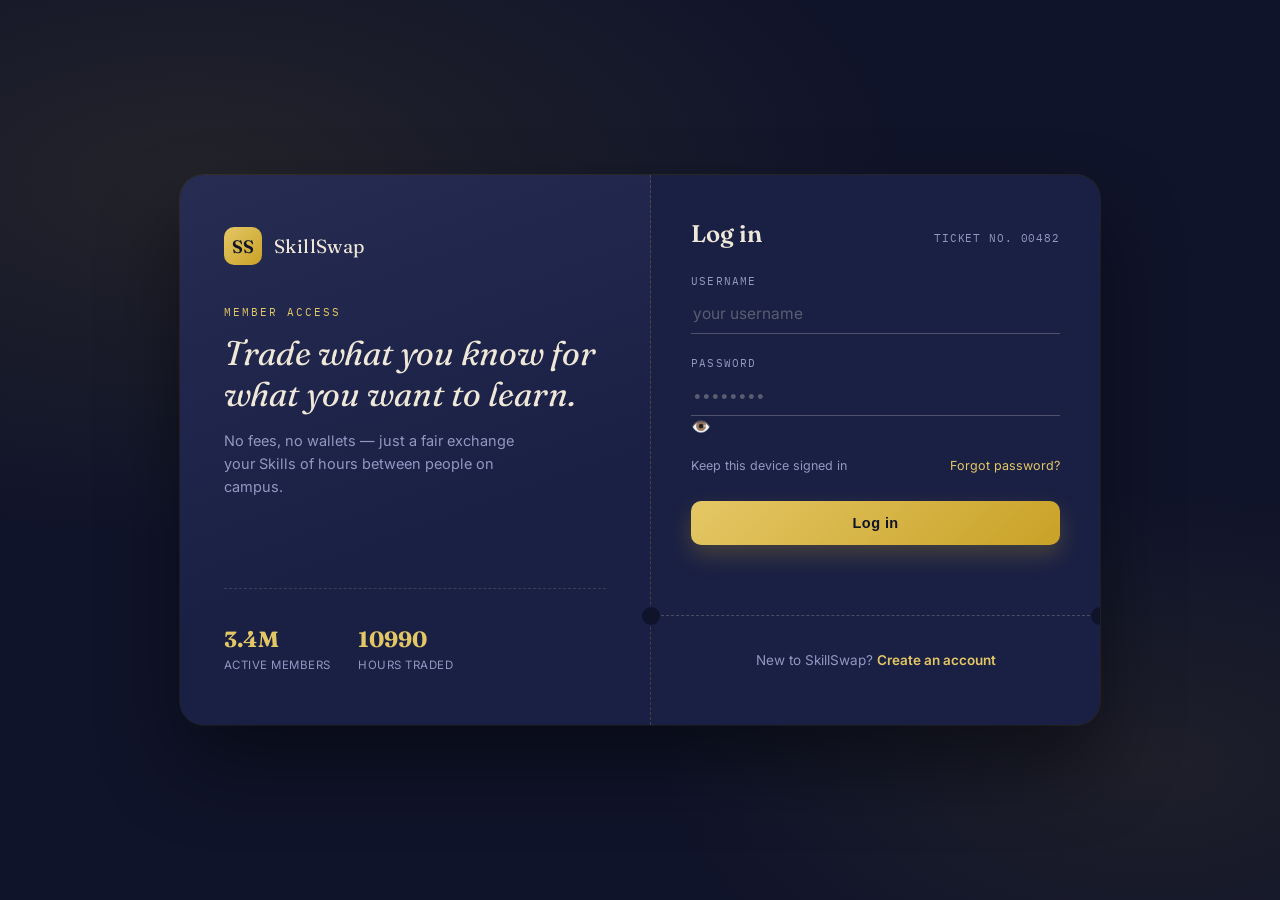
<file: login.html>
<!DOCTYPE html>
<html lang="en">
<head>
<meta charset="UTF-8">
<meta name="viewport" content="width=device-width, initial-scale=1.0">
<title>SkillSwap — Log in</title>
<link rel="preconnect" href="https://fonts.googleapis.com">
<link rel="preconnect" href="https://fonts.gstatic.com" crossorigin>
<link href="https://fonts.googleapis.com/css2?family=Fraunces:ital,opsz,wght@0,9..144,400;0,9..144,600;1,9..144,500&family=Inter:wght@400;500;600&family=IBM+Plex+Mono:wght@400;500&display=swap" rel="stylesheet">
<style>
  :root{
    --ink-900:#10142A;
    --ink-800:#1A2044;
    --ink-700:#262C52;
    --brass:#C9A227;
    --brass-light:#E4C765;
    --paper:#EFE7D8;
    --paper-dim:#DCD2BC;
    --muted:#9198C2;
    --success:#4FA972;
    --error:#D1503A;
    --radius:18px;
  }

  *{box-sizing:border-box;}

  body{
    margin:0;
    min-height:100vh;
    background:
      radial-gradient(1200px 600px at 15% 20%, rgba(201,162,39,0.10), transparent 60%),
      radial-gradient(900px 500px at 90% 85%, rgba(201,162,39,0.08), transparent 55%),
      var(--ink-900);
    font-family:'Inter', sans-serif;
    display:flex;
    align-items:center;
    justify-content:center;
    padding:32px;
    color:var(--paper);
  }

  .shell{
    width:100%;
    max-width:920px;
    display:grid;
    grid-template-columns:1.05fr 1fr;
    background:var(--ink-800);
    border-radius:24px;
    overflow:hidden;
    box-shadow:0 40px 80px rgba(0,0,0,0.45), 0 0 0 1px rgba(201,162,39,0.12);
  }

  /* ---------- Brand panel ---------- */
  .brand{
    position:relative;
    padding:52px 44px;
    display:flex;
    flex-direction:column;
    justify-content:space-between;
    background:
      linear-gradient(160deg, var(--ink-700) 0%, var(--ink-800) 65%);
    border-right:1px dashed rgba(201,162,39,0.25);
  }

  .mark{
    display:flex;
    align-items:center;
    gap:12px;
  }
  .mark-glyph{
    width:38px;height:38px;
    border-radius:10px;
    background:linear-gradient(135deg, var(--brass-light), var(--brass));
    display:flex;align-items:center;justify-content:center;
    font-family:'Fraunces', serif;
    font-weight:600;
    color:var(--ink-900);
    font-size:18px;
  }
  .mark-name{
    font-family:'Fraunces', serif;
    font-size:19px;
    letter-spacing:0.02em;
  }

  .headline{
    margin-top:40px;
  }
  .eyebrow{
    font-family:'IBM Plex Mono', monospace;
    font-size:11px;
    letter-spacing:0.18em;
    text-transform:uppercase;
    color:var(--brass-light);
    margin-bottom:14px;
  }
  h1{
    font-family:'Fraunces', serif;
    font-weight:400;
    font-style:italic;
    font-size:34px;
    line-height:1.2;
    margin:0 0 14px;
    color:var(--paper);
  }
  .sub{
    color:var(--muted);
    font-size:14.5px;
    line-height:1.6;
    max-width:34ch;
  }

  /* rotating swap ticker */
  .ticker{
    position:relative;
    height:26px;
    margin-top:26px;
    font-family:'IBM Plex Mono', monospace;
    font-size:13px;
    color:var(--brass-light);
    overflow:hidden;
  }
  .ticker span{
    position:absolute;
    left:0;
    opacity:0;
    animation:tick 9s infinite;
  }
  .ticker span:nth-child(1){animation-delay:0s;}
  .ticker span:nth-child(2){animation-delay:3s;}
  .ticker span:nth-child(3){animation-delay:6s;}
  @keyframes tick{
    0%{opacity:0; transform:translateY(6px);}
    6%{opacity:1; transform:translateY(0);}
    28%{opacity:1; transform:translateY(0);}
    34%{opacity:0; transform:translateY(-6px);}
    100%{opacity:0;}
  }
  @media (prefers-reduced-motion: reduce){
    .ticker span{animation:none; opacity:0;}
    .ticker span:nth-child(1){opacity:1;}
  }

  .stat-row{
    display:flex;
    gap:28px;
    margin-top:auto;
    padding-top:36px;
    border-top:1px dashed rgba(239,231,216,0.15);
  }
  .stat b{
    display:block;
    font-family:'Fraunces', serif;
    font-size:22px;
    color:var(--brass-light);
  }
  .stat span{
    font-size:11.5px;
    color:var(--muted);
    letter-spacing:0.04em;
  }

  /* ---------- Ticket / form panel ---------- */
  .ticket-wrap{
    padding:44px 40px;
    display:flex;
    flex-direction:column;
    justify-content:center;
    position:relative;
  }

  .ticket-head{
    display:flex;
    justify-content:space-between;
    align-items:baseline;
    margin-bottom:26px;
  }
  .ticket-head h2{
    font-family:'Fraunces', serif;
    font-weight:600;
    font-size:24px;
    margin:0;
    color:var(--paper);
  }
  .ticket-no{
    font-family:'IBM Plex Mono', monospace;
    font-size:11px;
    color:var(--muted);
    letter-spacing:0.08em;
  }

  form{display:flex; flex-direction:column; gap:22px;}

  .field{
    position:relative;
  }
  .field label{
    display:block;
    font-size:11px;
    letter-spacing:0.1em;
    text-transform:uppercase;
    color:var(--muted);
    margin-bottom:8px;
    font-family:'IBM Plex Mono', monospace;
  }
  .field input{
    width:100%;
    background:transparent;
    border:none;
    border-bottom:1.5px solid rgba(239,231,216,0.25);
    padding:8px 2px 10px;
    font-size:15.5px;
    color:var(--paper);
    font-family:'Inter', sans-serif;
    outline:none;
    transition:border-color 0.2s ease;
  }
  .field input::placeholder{color:rgba(239,231,216,0.3);}
  .field input:focus{
    border-bottom-color:var(--brass-light);
  }
  .field input:focus-visible{
    outline:2px solid var(--brass-light);
    outline-offset:4px;
    border-radius:2px;
  }

  .row-between{
    display:flex;
    justify-content:space-between;
    align-items:center;
    font-size:12.5px;
    color:var(--muted);
  }
  .row-between a{
    color:var(--brass-light);
    text-decoration:none;
  }
  .row-between a:hover{text-decoration:underline;}

  button.cta{
    margin-top:6px;
    width:100%;
    padding:14px;
    border:none;
    border-radius:10px;
    background:linear-gradient(135deg, var(--brass-light), var(--brass));
    color:var(--ink-900);
    font-weight:600;
    font-size:14.5px;
    letter-spacing:0.03em;
    cursor:pointer;
    transition:transform 0.15s ease, box-shadow 0.15s ease, opacity 0.15s ease;
    box-shadow:0 10px 22px rgba(201,162,39,0.25);
  }
  button.cta:hover{
    transform:translateY(-1px);
    box-shadow:0 14px 28px rgba(201,162,39,0.35);
  }
  button.cta:disabled{
    opacity:0.6;
    cursor:not-allowed;
    transform:none;
  }
  button.cta:focus-visible{
    outline:2px solid var(--paper);
    outline-offset:3px;
  }

  #formMessage{
    min-height:18px;
    text-align:center;
    font-size:13px;
    font-family:'IBM Plex Mono', monospace;
  }

  /* perforated stub divider */
  .stub-divider{
    position:relative;
    margin:30px -40px 22px;
    border-top:1.5px dashed rgba(239,231,216,0.22);
  }
  .stub-divider::before,
  .stub-divider::after{
    content:"";
    position:absolute;
    top:-9px;
    width:18px;height:18px;
    border-radius:50%;
    background:var(--ink-900);
  }
  .stub-divider::before{left:-9px;}
  .stub-divider::after{right:-9px;}

  .stub-note{
    text-align:center;
    font-size:13.5px;
    color:var(--muted);
  }
  .stub-note a{
    color:var(--brass-light);
    font-weight:600;
    text-decoration:none;
  }
  .stub-note a:hover{text-decoration:underline;}

  @media (max-width:760px){
    .shell{grid-template-columns:1fr;}
    .brand{border-right:none; border-bottom:1px dashed rgba(201,162,39,0.25); padding:36px 30px;}
    .stat-row{padding-top:24px;}
    .ticket-wrap{padding:36px 28px;}
  }

  /* ---------- Cinematic entrance ---------- */
  body{ perspective:1600px; overflow:hidden; }

  .particles{
    position:fixed;
    inset:0;
    pointer-events:none;
    z-index:0;
    overflow:hidden;
  }
  .particle{
    position:absolute;
    border-radius:50%;
    background:radial-gradient(circle at 30% 30%, var(--brass-light), transparent 70%);
    opacity:0;
    filter:blur(0.5px);
    animation:drift linear infinite, fadeParticle 6s ease-in-out infinite;
  }
  @keyframes drift{
    from{transform:translateY(0);}
    to{transform:translateY(-140px);}
  }
  @keyframes fadeParticle{
    0%, 100%{opacity:0;}
    50%{opacity:0.55;}
  }

  .shell{
    position:relative;
    z-index:1;
    opacity:0;
    transform:translateY(28px) scale(0.97) rotateX(2deg);
    animation:riseIn 0.9s cubic-bezier(.19,1,.22,1) forwards;
    animation-delay:0.05s;
    transform-style:preserve-3d;
    will-change:transform;
  }
  @keyframes riseIn{
    to{ opacity:1; transform:translateY(0) scale(1) rotateX(0); }
  }

  .brand > *, .ticket-wrap > *{
    opacity:0;
    animation:fadeUp 0.7s ease forwards;
  }
  .brand .mark{animation-delay:0.35s;}
  .brand .headline{animation-delay:0.5s;}
  .brand .stat-row{animation-delay:0.65s;}
  .ticket-wrap .ticket-head{animation-delay:0.55s;}
  .ticket-wrap form{animation-delay:0.7s;}
  .ticket-wrap .stub-divider{animation-delay:0.85s;}
  .ticket-wrap .stub-note{animation-delay:0.9s;}
  @keyframes fadeUp{
    from{opacity:0; transform:translateY(14px);}
    to{opacity:1; transform:translateY(0);}
  }

  /* button ripple */
  button.cta{position:relative; overflow:hidden;}
  .ripple{
    position:absolute;
    border-radius:50%;
    background:rgba(16,20,42,0.35);
    transform:scale(0);
    animation:rippleOut 0.6s ease-out;
    pointer-events:none;
  }
  @keyframes rippleOut{
    to{ transform:scale(1); opacity:0; }
  }

  /* success flash on the whole ticket */
  .shell.success-flash{
    animation:none;
    opacity:1; transform:none;
    box-shadow:0 40px 80px rgba(0,0,0,0.45), 0 0 0 1px rgba(201,162,39,0.12);
  }
  .shell.success-flash::after{
    content:"";
    position:absolute;
    inset:0;
    border-radius:24px;
    box-shadow:0 0 0 0 rgba(228,199,101,0.6);
    animation:stampPulse 1s ease-out 2;
    pointer-events:none;
  }
  @keyframes stampPulse{
    0%{ box-shadow:0 0 0 0 rgba(228,199,101,0.55); }
    100%{ box-shadow:0 0 0 22px rgba(228,199,101,0); }
  }

  @media (prefers-reduced-motion: reduce){
    .shell{opacity:1; transform:none; animation:none;}
    .brand > *, .ticket-wrap > *{opacity:1; animation:none;}
    .particle{display:none;}
    .shell.success-flash::after{animation:none;}
  }
</style>
</head>
<body>

  <div class="particles" aria-hidden="true">
    <div class="particle" style="left:8%; width:6px; height:6px; animation-duration:11s; animation-delay:0s;"></div>
    <div class="particle" style="left:22%; width:4px; height:4px; animation-duration:9s; animation-delay:1.5s;"></div>
    <div class="particle" style="left:38%; width:8px; height:8px; animation-duration:14s; animation-delay:0.5s;"></div>
    <div class="particle" style="left:58%; width:5px; height:5px; animation-duration:10s; animation-delay:2.5s;"></div>
    <div class="particle" style="left:74%; width:7px; height:7px; animation-duration:12s; animation-delay:1s;"></div>
    <div class="particle" style="left:88%; width:4px; height:4px; animation-duration:8s; animation-delay:3s;"></div>
    <div class="particle" style="left:94%; width:6px; height:6px; animation-duration:13s; animation-delay:2s;"></div>
  </div>

  <div class="shell" id="shell">
    <!-- Brand / story panel -->
    <div class="brand">
      <div class="mark">
        <div class="mark-glyph">SS</div>
        <div class="mark-name">SkillSwap</div>
      </div>

      <div class="headline">
        <div class="eyebrow">Member access</div>
        <h1>Trade what you know for what you want to learn.</h1>
        <p class="sub">No fees, no wallets — just a fair exchange your Skills of hours between people on campus.</p>

        <div class="ticker" aria-hidden="true">
          <span>Technical Skills &nbsp;⇄&nbsp; Basic Skills</span>
          <span>Excel modelling &nbsp;⇄&nbsp; Yoga</span>
          <span>Photography &nbsp;⇄&nbsp; Spanish</span>
        </div>
      </div>

      <div class="stat-row">
        <div class="stat"><b>3.4M</b><span>ACTIVE MEMBERS</span></div>
        <div class="stat"><b>10990</b><span>HOURS TRADED</span></div>
      </div>
    </div>

    <!-- Ticket / login panel -->
    <div class="ticket-wrap">
      <div class="ticket-head">
        <h2>Log in</h2>
        <span class="ticket-no">TICKET NO. 00482</span>
      </div>

      <form id="loginForm" novalidate>
        <div class="field">
          <label for="USERNAME">Username</label>
          <input type="text" id="USERNAME" placeholder="your username" autocomplete="username" required>
        </div>

        <div class="field">
          <label for="PASSWORD">Password</label>
           <input type="password" id="PASSWORD" placeholder="••••••••" autocomplete="new-password" required>
           <span onclick="togglePassword('PASSWORD', this)">👁️</span>
        </div>

        <div class="row-between">
          <span>Keep this device signed in</span>
          <a href="#">Forgot password?</a>
        </div>

        <button type="submit" id="loginBtn" class="cta">Log in</button>
        <div id="formMessage" role="status" aria-live="polite"></div>
      </form>

      <div class="stub-divider"></div>
      <p class="stub-note">New to SkillSwap? <a href="signup.html">Create an account</a></p>
    </div>
  </div>

  <script src="login.js"></script>
</body>
</html>
</file>
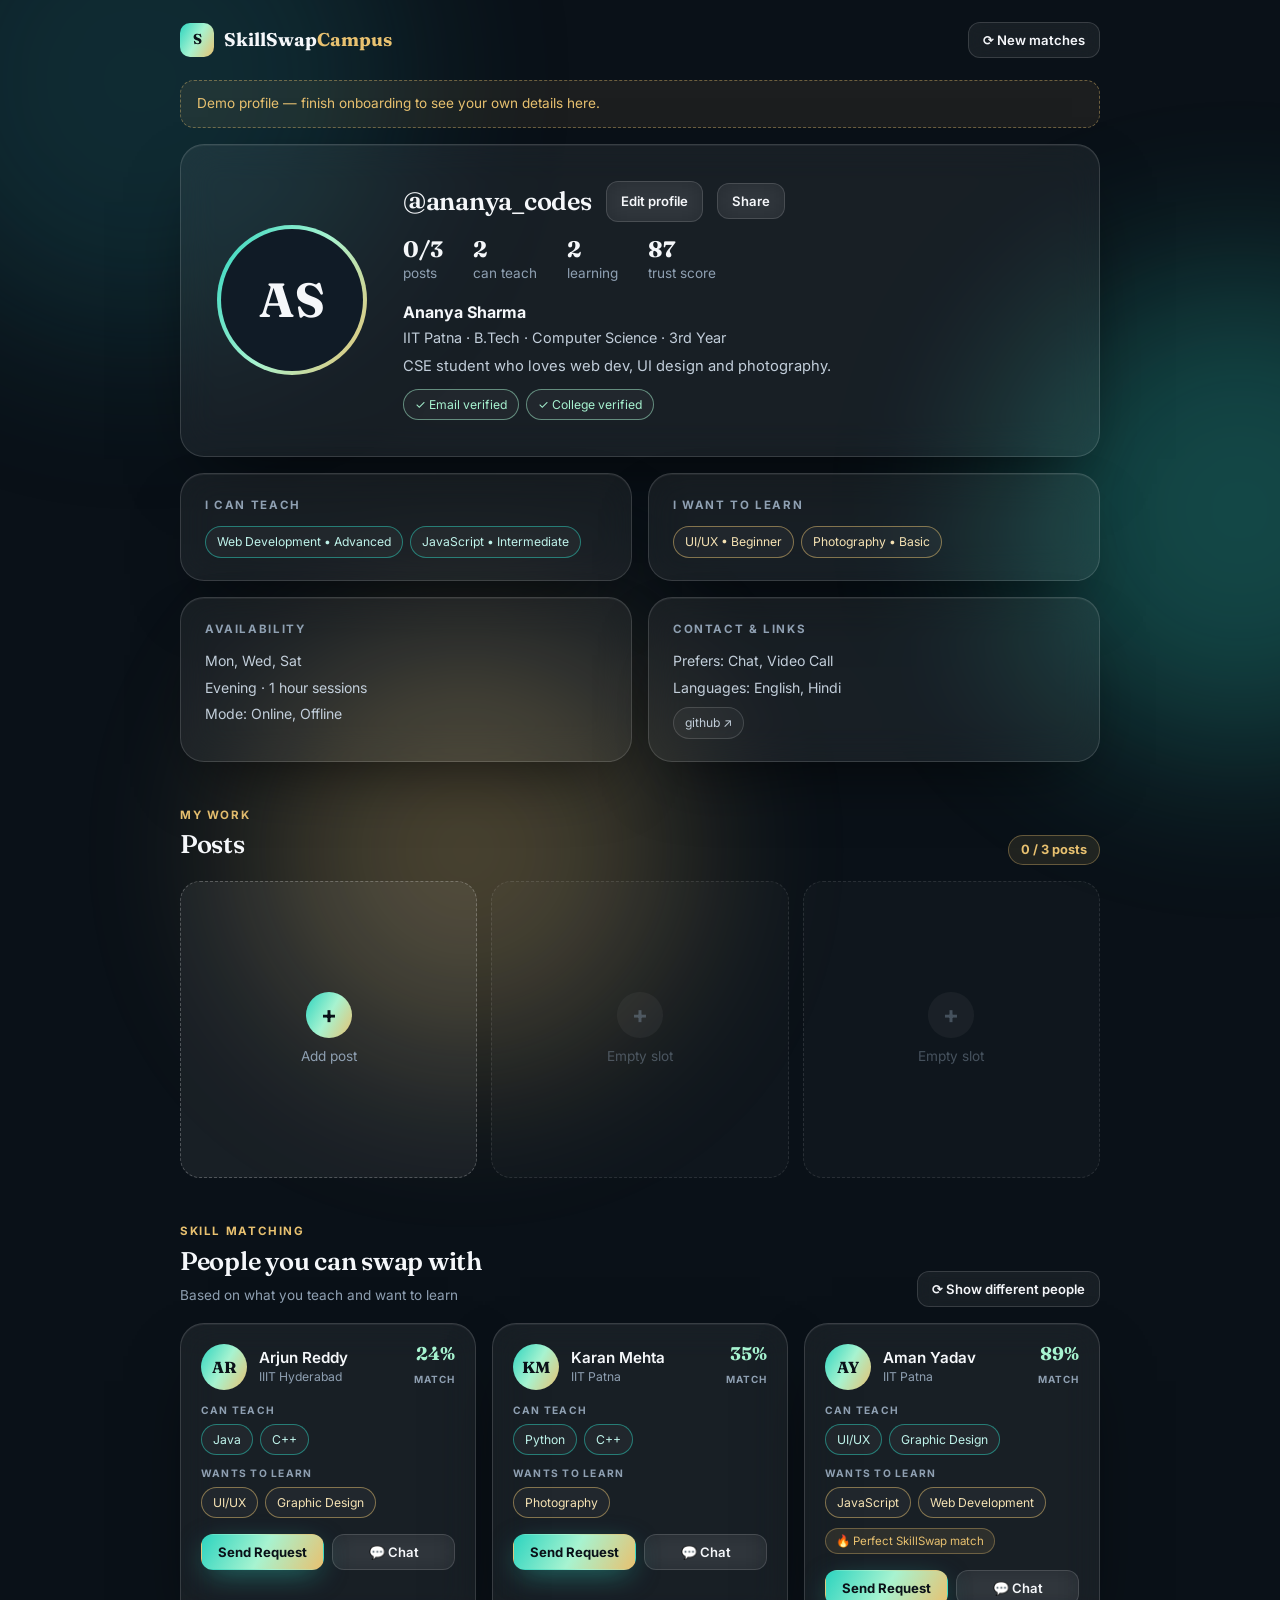
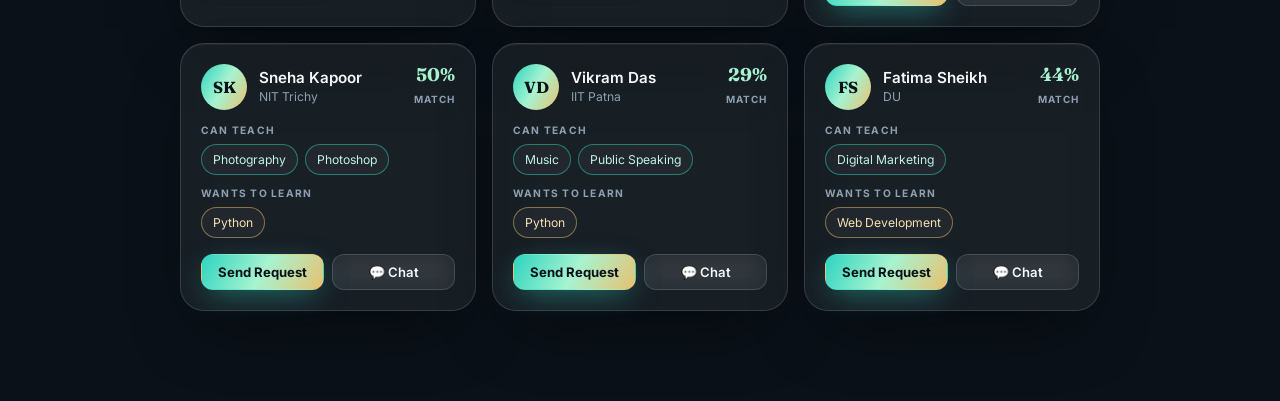
<file: pID.html>
<!DOCTYPE html>
<html lang="en">
<head>
<meta charset="UTF-8">
<meta name="viewport" content="width=device-width, initial-scale=1.0">
<title>My Profile — SkillSwap Campus</title>
<link rel="preconnect" href="https://fonts.googleapis.com">
<link rel="preconnect" href="https://fonts.gstatic.com" crossorigin>
<link href="https://fonts.googleapis.com/css2?family=Fraunces:wght@500;600;700&family=Inter:wght@400;500;600;700&display=swap" rel="stylesheet">
<style>
:root{
  --indigo:#1F6F78;--violet:#2DD4BF;--cyan:#E8C170;--green:#A7F3D0;
  --bg:#0A1118;--bg-soft:#101B26;
  --panel:rgba(255,255,255,.06);--border:rgba(255,255,255,.14);--border-bright:rgba(255,255,255,.24);
  --text:#F5F7FA;--muted:#C2CEDA;--dim:#8FA0B2;--bad:#FF8A80;
  --grad:linear-gradient(120deg,#2DD4BF,#A7F3D0,#E8C170);
  --ease:cubic-bezier(.16,.84,.44,1);
  --font-display:'Fraunces',Georgia,'Times New Roman',serif;
  --font-body:'Inter',system-ui,-apple-system,'Segoe UI',sans-serif;
}
*,*::before,*::after{box-sizing:border-box;margin:0;padding:0}
html{scroll-behavior:smooth}
body{font-family:var(--font-body);background:var(--bg);color:var(--text);min-height:100vh;overflow-x:hidden;position:relative;line-height:1.6;-webkit-font-smoothing:antialiased}
button{font-family:inherit;cursor:pointer}
a{color:inherit;text-decoration:none}
::selection{background:var(--violet);color:var(--bg)}
::-webkit-scrollbar{width:9px}::-webkit-scrollbar-track{background:var(--bg)}::-webkit-scrollbar-thumb{background:linear-gradient(var(--indigo),var(--violet));border-radius:10px}
.blob{position:fixed;border-radius:50%;filter:blur(90px);z-index:0;pointer-events:none;opacity:.28}
.b1{width:520px;height:520px;background:var(--indigo);top:-180px;left:-120px;animation:f1 16s ease-in-out infinite}
.b2{width:480px;height:480px;background:var(--violet);top:30%;right:-200px;animation:f2 20s ease-in-out infinite}
.b3{width:420px;height:420px;background:var(--cyan);bottom:-160px;left:20%;animation:f1 18s ease-in-out infinite}
@keyframes f1{0%,100%{transform:translate(0,0) scale(1)}50%{transform:translate(60px,80px) scale(1.1)}}
@keyframes f2{0%,100%{transform:translate(0,0)}50%{transform:translate(-70px,60px)}}
@media (prefers-reduced-motion:reduce){*{animation-duration:.001s!important;transition-duration:.001s!important}}

.wrap{position:relative;z-index:1;max-width:960px;margin:0 auto;padding:0 20px 90px}
.nav{display:flex;align-items:center;justify-content:space-between;padding:22px 0}
.brand{display:flex;align-items:center;gap:10px;font-family:var(--font-display);font-weight:700;font-size:1.15rem}
.brand i{width:34px;height:34px;border-radius:10px;background:var(--grad);display:grid;place-items:center;color:var(--bg);font-style:normal;font-size:.9rem}
.brand b{color:var(--cyan)}
.btn{display:inline-flex;align-items:center;justify-content:center;gap:8px;font-weight:600;font-size:.9rem;padding:11px 20px;border-radius:14px;border:1px solid var(--border);background:var(--panel);color:var(--text);transition:transform .3s var(--ease),box-shadow .3s,border-color .3s,background .3s;backdrop-filter:blur(12px)}
.btn:hover{transform:translateY(-2px);border-color:var(--border-bright)}
.btn.primary{background:var(--grad);color:var(--bg);border-color:transparent;font-weight:700;box-shadow:0 8px 30px -8px rgba(45,212,191,.6)}
.btn.primary:hover{box-shadow:0 14px 36px -8px rgba(45,212,191,.8)}
.btn.sm{padding:9px 14px;font-size:.82rem;border-radius:12px}
.btn.done{background:rgba(167,243,208,.12);border-color:rgba(167,243,208,.5);color:var(--green)}
.btn:disabled{opacity:.45;cursor:not-allowed;transform:none}
.glass{background:var(--panel);border:1px solid var(--border);border-radius:24px;backdrop-filter:blur(18px);box-shadow:0 30px 70px -28px rgba(0,0,0,.65),inset 0 1px 0 rgba(255,255,255,.06)}
.demo{display:none;margin-bottom:16px;padding:12px 16px;border-radius:14px;background:rgba(232,193,112,.08);border:1px dashed rgba(232,193,112,.4);color:var(--cyan);font-size:.85rem}

/* header */
.head{display:grid;grid-template-columns:auto 1fr;gap:36px;padding:36px;align-items:center}
.avatar{width:150px;height:150px;border-radius:50%;padding:4px;background:var(--grad);flex-shrink:0}
.avatar>div{width:100%;height:100%;border-radius:50%;background:var(--bg-soft);display:grid;place-items:center;overflow:hidden;font-family:var(--font-display);font-size:3rem;font-weight:700}
.avatar img{width:100%;height:100%;object-fit:cover}
.row1{display:flex;align-items:center;gap:14px;flex-wrap:wrap;margin-bottom:14px}
.uname{font-family:var(--font-display);font-size:1.6rem;font-weight:600;letter-spacing:-.01em}
.stats{display:flex;gap:30px;margin-bottom:16px}
.stats div{font-size:.85rem;color:var(--dim)}
.stats b{display:block;font-family:var(--font-display);font-size:1.4rem;color:var(--text);line-height:1.2}
.fullname{font-weight:700}
.meta{color:var(--muted);font-size:.9rem}
.bio{color:var(--muted);font-size:.92rem;margin:6px 0 10px}
.badges{display:flex;flex-wrap:wrap;gap:7px;margin-top:10px}
.pill{font-size:.76rem;padding:5px 11px;border-radius:99px;border:1px solid var(--border);background:rgba(255,255,255,.04);color:var(--muted)}
.pill.teach{border-color:rgba(45,212,191,.5);color:#bff3ea}
.pill.learn{border-color:rgba(232,193,112,.5);color:#f5e2b3}
.pill.ok{border-color:rgba(167,243,208,.5);color:var(--green)}
.tag{font-size:.72rem;font-weight:700;letter-spacing:.14em;text-transform:uppercase;color:var(--cyan)}

/* info blocks */
.info{display:grid;grid-template-columns:1fr 1fr;gap:16px;margin-top:16px}
.info .glass{padding:22px 24px}
.info h3{font-size:.72rem;font-weight:700;letter-spacing:.14em;text-transform:uppercase;color:var(--dim);margin-bottom:12px}
.pills{display:flex;flex-wrap:wrap;gap:7px}
.info p{font-size:.88rem;color:var(--muted);margin-bottom:4px}

/* posts */
.sec{display:flex;align-items:end;justify-content:space-between;margin:44px 0 16px;gap:12px;flex-wrap:wrap}
.sec h2{font-family:var(--font-display);font-size:1.6rem;font-weight:600;letter-spacing:-.01em}
.sec small{color:var(--dim);font-size:.85rem}
.counter{font-size:.8rem;font-weight:700;color:var(--cyan);background:rgba(232,193,112,.1);border:1px solid rgba(232,193,112,.35);padding:4px 12px;border-radius:99px}
.posts{display:grid;grid-template-columns:repeat(3,1fr);gap:14px}
.post{position:relative;aspect-ratio:1/1;border-radius:20px;overflow:hidden;border:1px solid var(--border);background:var(--panel);cursor:pointer;transition:transform .4s var(--ease),box-shadow .4s,border-color .3s}
.post:hover{transform:translateY(-5px);border-color:rgba(45,212,191,.45);box-shadow:0 24px 60px -24px rgba(45,212,191,.4)}
.post img{width:100%;height:100%;object-fit:cover;display:block}
.post .cap{position:absolute;inset:auto 0 0 0;padding:26px 14px 12px;background:linear-gradient(transparent,rgba(10,17,24,.9));font-size:.82rem;opacity:0;transition:opacity .3s}
.post:hover .cap{opacity:1}
.post .del{position:absolute;top:10px;right:10px;width:30px;height:30px;border-radius:50%;border:1px solid var(--border);background:rgba(10,17,24,.7);color:#fff;font-size:.8rem;opacity:0;transition:opacity .3s}
.post:hover .del{opacity:1}
.post .del:hover{color:var(--bad);border-color:var(--bad)}
.slot{display:flex;flex-direction:column;align-items:center;justify-content:center;gap:8px;border-style:dashed;border-color:var(--border-bright);color:var(--dim);font-size:.85rem}
.slot span{width:46px;height:46px;border-radius:50%;background:var(--grad);color:var(--bg);display:grid;place-items:center;font-size:1.5rem;font-weight:700}
.slot.locked{opacity:.45;cursor:not-allowed}
.slot.locked:hover{transform:none;box-shadow:none;border-color:var(--border-bright)}

/* matches */
.matches{display:grid;grid-template-columns:repeat(auto-fill,minmax(270px,1fr));gap:16px}
.mc{padding:20px;transition:transform .4s var(--ease),border-color .3s,box-shadow .4s}
.mc:hover{transform:translateY(-6px);border-color:rgba(45,212,191,.4);box-shadow:0 24px 60px -24px rgba(45,212,191,.35)}
.mtop{display:flex;align-items:center;gap:12px;margin-bottom:12px}
.mav{width:46px;height:46px;border-radius:50%;background:var(--grad);color:var(--bg);display:grid;place-items:center;font-family:var(--font-display);font-weight:700;flex-shrink:0}
.mname{font-weight:600;font-size:.95rem;line-height:1.2}
.mcol{font-size:.76rem;color:var(--dim)}
.score{margin-left:auto;text-align:right}
.score b{font-family:var(--font-display);font-size:1.15rem;color:var(--green);display:block;line-height:1.1}
.score span{font-size:.62rem;font-weight:700;letter-spacing:.1em;text-transform:uppercase;color:var(--dim)}
.lbl{font-size:.64rem;font-weight:700;letter-spacing:.12em;text-transform:uppercase;color:var(--dim);margin:10px 0 5px}
.perfect{display:inline-block;margin-top:10px;font-size:.72rem;color:var(--cyan);background:rgba(232,193,112,.1);border:1px solid rgba(232,193,112,.35);padding:3px 10px;border-radius:99px}
.macts{display:flex;gap:8px;margin-top:16px}
.macts .btn{flex:1}

/* modal + chat */
.ov{position:fixed;inset:0;z-index:50;background:rgba(10,17,24,.78);backdrop-filter:blur(8px);display:none;align-items:center;justify-content:center;padding:20px}
.ov.on{display:flex}
.box{width:100%;max-width:440px;padding:26px;animation:pop .35s var(--ease)}
@keyframes pop{from{opacity:0;transform:translateY(16px) scale(.98)}to{opacity:1;transform:none}}
.box h3{font-family:var(--font-display);font-size:1.3rem;margin-bottom:14px}
textarea,input[type=text]{width:100%;background:rgba(255,255,255,.05);border:1px solid var(--border);color:var(--text);padding:13px 15px;border-radius:14px;font-family:var(--font-body);font-size:.92rem;outline:none;transition:border-color .2s,box-shadow .2s}
textarea:focus,input[type=text]:focus{border-color:var(--violet);box-shadow:0 0 0 3px rgba(45,212,191,.18)}
textarea{resize:none;min-height:84px}
.prev{width:100%;aspect-ratio:1/1;object-fit:cover;border-radius:16px;margin-bottom:12px;border:1px solid var(--border)}
.mrow{display:flex;gap:10px;margin-top:14px;justify-content:flex-end}
.lb img{width:100%;border-radius:16px;margin-bottom:12px;max-height:60vh;object-fit:contain;background:#000}
.chat{max-width:420px;padding:0;display:flex;flex-direction:column;height:min(560px,85vh)}
.chead{display:flex;align-items:center;gap:12px;padding:16px 18px;border-bottom:1px solid var(--border)}
.chead .x{margin-left:auto;background:none;border:none;color:var(--muted);font-size:1.1rem}
.msgs{flex:1;overflow-y:auto;padding:16px 18px;display:flex;flex-direction:column;gap:10px}
.m{max-width:80%;padding:10px 14px;border-radius:16px;font-size:.88rem;line-height:1.45}
.m.them{background:rgba(255,255,255,.08);border-bottom-left-radius:4px;align-self:flex-start}
.m.me{background:var(--grad);color:var(--bg);font-weight:500;border-bottom-right-radius:4px;align-self:flex-end}
.cin{display:flex;gap:8px;padding:14px 18px;border-top:1px solid var(--border)}
.toast{position:fixed;bottom:24px;left:50%;transform:translateX(-50%) translateY(20px);background:var(--bg-soft);border:1px solid var(--border-bright);padding:12px 20px;border-radius:12px;font-size:.85rem;z-index:80;opacity:0;transition:all .3s;pointer-events:none}
.toast.show{opacity:1;transform:translateX(-50%)}

@media(max-width:720px){
  .head{grid-template-columns:1fr;text-align:center;padding:26px 20px;justify-items:center}
  .row1,.stats,.badges{justify-content:center}
  .avatar{width:120px;height:120px}
  .info{grid-template-columns:1fr}
  .posts{gap:8px}
}
</style>
</head>
<body>
<div class="blob b1"></div><div class="blob b2"></div><div class="blob b3"></div>

<div class="wrap">
  <div class="nav">
    <a class="brand" href=""><i>S</i><span>SkillSwap<b>Campus</b></span></a>
    <button class="btn sm" id="shuffleTop">⟳ New matches</button>
  </div>

  <div class="demo" id="demo">Demo profile — finish onboarding to see your own details here.</div>

  <section class="glass head" id="head"></section>
  <section class="info" id="info"></section>

  <div class="sec"><div><div class="tag">My work</div><h2>Posts</h2></div><span class="counter" id="counter"></span></div>
  <div class="posts" id="posts"></div>

  <div class="sec"><div><div class="tag">Skill matching</div><h2>People you can swap with</h2><small>Based on what you teach and want to learn</small></div><button class="btn sm" id="shuffle">⟳ Show different people</button></div>
  <div class="matches" id="matches"></div>
</div>

<input type="file" accept="image/*" id="file" style="display:none">

<div class="ov" id="postOv"><div class="glass box"><h3>New post</h3><img class="prev" id="prev" alt=""><textarea id="capIn" maxlength="140" placeholder="Write a short caption…"></textarea><div class="mrow"><button class="btn" id="cancelPost">Cancel</button><button class="btn primary" id="sharePost">Share</button></div></div></div>
<div class="ov" id="viewOv"><div class="glass box lb"><img id="vImg" alt=""><p id="vCap" style="color:var(--muted);font-size:.9rem"></p><div class="mrow"><button class="btn" onclick="closeOv('viewOv')">Close</button></div></div></div>
<div class="ov" id="chatOv"><div class="glass box chat"><div class="chead"><div class="mav" id="cAv"></div><div><div class="mname" id="cName"></div><div class="mcol">Skill swap chat</div></div><button class="x" onclick="closeOv('chatOv')">✕</button></div><div class="msgs" id="msgs"></div><div class="cin"><input type="text" id="cIn" placeholder="Type a message…"><button class="btn primary sm" id="cSend">Send</button></div></div></div>
<div class="toast" id="toast"></div>

<script>
/* ---------- data: comes from onboarding (localStorage), falls back to demo ---------- */
const DEMO = {account:{fullName:"Ananya Sharma",username:"ananya_codes"},profile:{username:"ananya_codes",photo:null},
  academic:{college:"IIT Patna",degree:"B.Tech",branch:"Computer Science",year:"3rd Year",campusCity:"Patna"},
  about:{bio:"CSE student who loves web dev, UI design and photography.",languages:["English","Hindi"]},
  teach:{"Web Development":"Advanced","JavaScript":"Intermediate"},learn:{"UI/UX":{level:"Beginner"},"Photography":{level:"Basic"}},
  availability:{days:["Mon","Wed","Sat"],time:"Evening",duration:"1 hour",useCustom:false},learningMode:["Online","Offline"],communication:["Chat","Video Call"],
  links:{github:"https://github.com/ananya"},emailVerified:true,phoneVerified:false,collegeVerified:"verified",trust:{responseRate:96,cancellationRate:2},demo:true};
let P = null;
try {
  const xhr = new XMLHttpRequest();
  xhr.open('GET', 'api/get_profile.php', false); // synchronous: page render se pehle data chahiye
  xhr.send();
  if (xhr.status === 401) { window.location.href = 'login.html'; }
  else if (xhr.status === 200) { P = JSON.parse(xhr.responseText); }
} catch(e){ P = null; }
if(!P || !P.account || !P.account.fullName){ P = DEMO; document.getElementById('demo').style.display='block'; }
const esc = s => { const d=document.createElement('div'); d.textContent=s==null?"":s; return d.innerHTML; };
const ls = (k,d)=>{ try{ return JSON.parse(localStorage.getItem(k)||'null') ?? d }catch(e){ return d } };
const save = (k,v)=>{ try{ localStorage.setItem(k,JSON.stringify(v)) }catch(e){ toast('Storage is full — try a smaller image.') } };
function toast(m){ const t=document.getElementById('toast'); t.textContent=m; t.classList.add('show'); clearTimeout(window._t); window._t=setTimeout(()=>t.classList.remove('show'),2600); }
function closeOv(id){ document.getElementById(id).classList.remove('on'); }
function openOv(id){ document.getElementById(id).classList.add('on'); }
document.querySelectorAll('.ov').forEach(o=>o.addEventListener('click',e=>{ if(e.target===o) o.classList.remove('on'); }));

/* ---------- profile header ---------- */
const name = P.account.fullName, uname = (P.profile&&P.profile.username)||P.account.username||'user';
const initials = name.split(' ').map(w=>w[0]).join('').slice(0,2).toUpperCase();
const teach = Object.entries(P.teach||{}), learn = Object.entries(P.learn||{}).map(([n,d])=>[n,d&&d.level||'']);
const trust = Math.max(0,Math.min(99,60+(P.emailVerified?8:0)+(P.phoneVerified?7:0)+(P.collegeVerified==='verified'?10:0)+Math.round(((P.trust||{}).responseRate||96)/10)-Math.round(((P.trust||{}).cancellationRate||2)/2)));
function renderHead(){
  const a=P.academic||{}, posts=ls('skillswap_posts',[]);
  const badges=[P.emailVerified?'<span class="pill ok">✓ Email verified</span>':'',P.phoneVerified?'<span class="pill ok">✓ Phone verified</span>':'',P.collegeVerified==='verified'?'<span class="pill ok">✓ College verified</span>':P.collegeVerified==='manual'?'<span class="pill">⏳ College ID in review</span>':''].join('');
  document.getElementById('head').innerHTML=`
    <div class="avatar"><div>${P.profile&&P.profile.photo?`<img src="${P.profile.photo}" alt="">`:initials}</div></div>
    <div>
      <div class="row1"><span class="uname">@${esc(uname)}</span><a class="btn sm" href="onboarding.html">Edit profile</a><button class="btn sm" onclick="navigator.clipboard&&navigator.clipboard.writeText(location.href);toast('Profile link copied')">Share</button></div>
      <div class="stats"><div><b>${posts.length}/3</b>posts</div><div><b>${teach.length}</b>can teach</div><div><b>${learn.length}</b>learning</div><div><b>${trust}</b>trust score</div></div>
      <div class="fullname">${esc(name)}</div>
      <div class="meta">${esc(a.college||'')}${a.degree&&a.degree!=='Select…'?' · '+esc(a.degree):''}${a.branch?' · '+esc(a.branch):''}${a.year&&a.year!=='Select…'?' · '+esc(a.year):''}</div>
      <div class="bio">${esc((P.about&&P.about.bio)||'No bio yet.')}</div>
      <div class="badges">${badges}</div>
    </div>`;
  const av=P.availability||{}, t=av.useCustom?`${av.customFrom||''}–${av.customTo||''}`:(av.time||'');
  const links=Object.entries(P.links||{}).filter(([k,v])=>v);
  document.getElementById('info').innerHTML=`
    <div class="glass"><h3>I can teach</h3><div class="pills">${teach.map(([n,l])=>`<span class="pill teach">${esc(n)} • ${esc(l)}</span>`).join('')||'<span class="pill">Nothing added</span>'}</div></div>
    <div class="glass"><h3>I want to learn</h3><div class="pills">${learn.map(([n,l])=>`<span class="pill learn">${esc(n)}${l?' • '+esc(l):''}</span>`).join('')||'<span class="pill">Nothing added</span>'}</div></div>
    <div class="glass"><h3>Availability</h3><p>${(av.days||[]).join(', ')||'Not set'}</p><p>${esc(t)}${av.duration?' · '+esc(av.duration)+' sessions':''}</p><p>Mode: ${(P.learningMode||[]).join(', ')||'Not set'}</p></div>
    <div class="glass"><h3>Contact & links</h3><p>Prefers: ${(P.communication||[]).join(', ')||'Not set'}</p><p>Languages: ${((P.about||{}).languages||[]).join(', ')||'Not set'}</p><div class="pills" style="margin-top:8px">${links.map(([k,v])=>`<a class="pill" href="${esc(v)}" target="_blank" rel="noopener">${esc(k)} ↗</a>`).join('')}</div></div>`;
}

/* ---------- posts (max 3) ---------- */
const MAX=3; let pending=null;
function renderPosts(){
  const posts=ls('skillswap_posts',[]);
  document.getElementById('counter').textContent=`${posts.length} / ${MAX} posts`;
  let h=posts.map((p,i)=>`<div class="post" onclick="viewPost(${i})"><img src="${p.img}" alt=""><div class="cap">${esc(p.cap)}</div><button class="del" title="Delete" onclick="event.stopPropagation();delPost(${i})">✕</button></div>`).join('');
  for(let i=posts.length;i<MAX;i++) h+= i===posts.length ? `<div class="post slot" onclick="document.getElementById('file').click()"><span>+</span>Add post</div>` : `<div class="post slot locked"><span style="background:rgba(255,255,255,.1);color:var(--dim)">+</span>Empty slot</div>`;
  document.getElementById('posts').innerHTML=h;
  renderHead();
}
function viewPost(i){ const p=ls('skillswap_posts',[])[i]; if(!p) return; vImg.src=p.img; vCap.textContent=p.cap||''; openOv('viewOv'); }
function delPost(i){ if(!confirm('Delete this post?')) return; const p=ls('skillswap_posts',[]); p.splice(i,1); save('skillswap_posts',p); renderPosts(); toast('Post deleted'); }
document.getElementById('file').addEventListener('change',e=>{
  const f=e.target.files[0]; e.target.value=''; if(!f) return;
  if(ls('skillswap_posts',[]).length>=MAX){ toast('Only 3 posts are allowed.'); return; }
  const r=new FileReader();
  r.onload=ev=>{ const im=new Image(); im.onload=()=>{ const s=Math.min(1,800/Math.max(im.width,im.height)), c=document.createElement('canvas'); c.width=im.width*s; c.height=im.height*s; c.getContext('2d').drawImage(im,0,0,c.width,c.height); pending=c.toDataURL('image/jpeg',.82); prev.src=pending; capIn.value=''; openOv('postOv'); }; im.src=ev.target.result; };
  r.readAsDataURL(f);
});
cancelPost.onclick=()=>{ pending=null; closeOv('postOv'); };
sharePost.onclick=()=>{ const p=ls('skillswap_posts',[]); if(p.length>=MAX){ toast('Only 3 posts are allowed.'); return; } if(!pending) return; p.push({img:pending,cap:capIn.value.trim()}); save('skillswap_posts',p); pending=null; closeOv('postOv'); renderPosts(); toast('Post shared'); };

/* ---------- skill matching: random people ---------- */
const PEOPLE=[
 {n:"Rahul Verma",c:"IIT Patna",t:["JavaScript","React"],l:["UI/UX"],d:["Mon","Wed","Fri"]},
 {n:"Sneha Kapoor",c:"NIT Trichy",t:["Photography","Photoshop"],l:["Python"],d:["Sat","Sun"]},
 {n:"Aman Yadav",c:"IIT Patna",t:["UI/UX","Graphic Design"],l:["JavaScript","Web Development"],d:["Tue","Thu"]},
 {n:"Divya Rao",c:"BITS Pilani",t:["Public Speaking"],l:["Video Editing"],d:["Mon","Tue","Sat"]},
 {n:"Karan Mehta",c:"IIT Patna",t:["Python","C++"],l:["Photography"],d:["Wed","Fri","Sun"]},
 {n:"Fatima Sheikh",c:"DU",t:["Digital Marketing"],l:["Web Development"],d:["Thu","Fri"]},
 {n:"Neha Singh",c:"NIT Patna",t:["Photography","Video Editing"],l:["Web Development","JavaScript"],d:["Mon","Sat"]},
 {n:"Vikram Das",c:"IIT Patna",t:["Music","Public Speaking"],l:["Python"],d:["Fri","Sun"]},
 {n:"Pooja Nair",c:"CUSAT",t:["Graphic Design","UI/UX"],l:["Photography"],d:["Wed","Sat"]},
 {n:"Arjun Reddy",c:"IIIT Hyderabad",t:["Java","C++"],l:["UI/UX","Graphic Design"],d:["Tue","Sun"]}
];
const myT=Object.keys(P.teach||{}), myL=Object.keys(P.learn||{}), myD=(P.availability||{}).days||[];
function score(p){ const a=p.t.filter(s=>myL.includes(s)), b=p.l.filter(s=>myT.includes(s)); let s=24+a.length*20+b.length*20; if(p.d.some(d=>myD.includes(d))) s+=6; if(p.c===(P.academic||{}).college) s+=5; return {s:Math.min(98,s),perfect:a.length>0&&b.length>0}; }
function shuffle(a){ a=a.slice(); for(let i=a.length-1;i>0;i--){ const j=Math.floor(Math.random()*(i+1)); [a[i],a[j]]=[a[j],a[i]]; } return a; }
function renderMatches(){
  const sent=ls('skillswap_requests',[]);
  document.getElementById('matches').innerHTML=shuffle(PEOPLE).slice(0,6).map(p=>{ const m=score(p), ini=p.n.split(' ').map(w=>w[0]).join(''), done=sent.includes(p.n);
    return `<div class="glass mc"><div class="mtop"><div class="mav">${ini}</div><div><div class="mname">${esc(p.n)}</div><div class="mcol">${esc(p.c)}</div></div><div class="score"><b>${m.s}%</b><span>match</span></div></div>
    <div class="lbl">Can teach</div><div class="pills">${p.t.map(x=>`<span class="pill teach">${esc(x)}</span>`).join('')}</div>
    <div class="lbl">Wants to learn</div><div class="pills">${p.l.map(x=>`<span class="pill learn">${esc(x)}</span>`).join('')}</div>
    ${m.perfect?'<span class="perfect">🔥 Perfect SkillSwap match</span>':''}
    <div class="macts"><button class="btn sm ${done?'done':'primary'}" data-req="${esc(p.n)}">${done?'✓ Requested':'Send Request'}</button><button class="btn sm" data-chat="${esc(p.n)}" data-c="${esc(p.c)}">💬 Chat</button></div></div>`; }).join('');
}
document.getElementById('matches').addEventListener('click',e=>{
  const r=e.target.closest('[data-req]'), c=e.target.closest('[data-chat]');
  if(r){ let s=ls('skillswap_requests',[]), n=r.dataset.req; if(s.includes(n)){ s=s.filter(x=>x!==n); toast('Request cancelled'); r.className='btn sm primary'; r.textContent='Send Request'; } else { s.push(n); toast('Swap request sent to '+n); r.className='btn sm done'; r.textContent='✓ Requested'; } save('skillswap_requests',s); }
  if(c) openChat(c.dataset.chat);
});
shuffleBtn=()=>{ renderMatches(); toast('Showing new people'); };
document.getElementById('shuffle').onclick=shuffleBtn; document.getElementById('shuffleTop').onclick=shuffleBtn;

/* ---------- chat (demo replies) ---------- */
let chatWith=null; const REPLIES=["Hey! Thanks for reaching out 😊","Sounds great — when are you free this week?","I can teach you that. What's your current level?","Let's do a 1-hour session. Online or on campus?","Perfect, I'll send you the details soon!"];
function openChat(n){ chatWith=n; cName.textContent=n; cAv.textContent=n.split(' ').map(w=>w[0]).join(''); const h=ls('skillswap_chat_'+n,[{f:'them',t:`Hi ${name.split(' ')[0]}! Saw we're a good skill match. Want to swap? 🙂`}]); msgs.innerHTML=''; h.forEach(m=>addMsg(m.f,m.t,false)); openOv('chatOv'); setTimeout(()=>cIn.focus(),50); }
function addMsg(f,t,store=true){ const d=document.createElement('div'); d.className='m '+f; d.textContent=t; msgs.appendChild(d); msgs.scrollTop=msgs.scrollHeight; if(store){ const k='skillswap_chat_'+chatWith, h=ls(k,[{f:'them',t:`Hi ${name.split(' ')[0]}! Saw we're a good skill match. Want to swap? 🙂`}]); h.push({f,t}); save(k,h); } }
function send(){ const t=cIn.value.trim(); if(!t) return; cIn.value=''; addMsg('me',t); const w=chatWith; setTimeout(()=>{ if(chatWith===w) addMsg('them',REPLIES[Math.floor(Math.random()*REPLIES.length)]); },900); }
cSend.onclick=send; cIn.addEventListener('keydown',e=>{ if(e.key==='Enter') send(); });

renderPosts(); renderMatches();
</script>
</body>
</html>
</file>
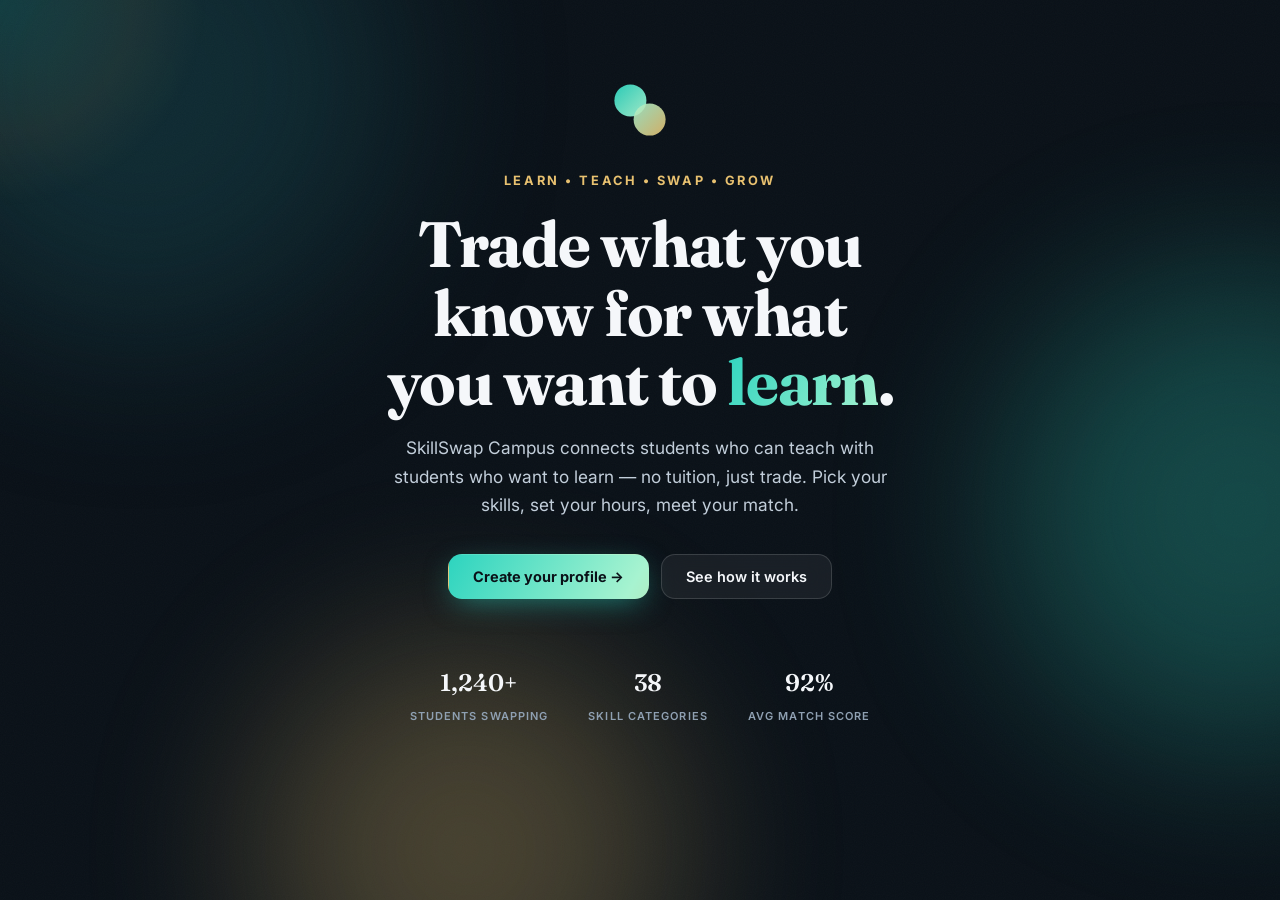
<file: profile.html>
<!DOCTYPE html>
<html lang="en">
<head>
<meta charset="UTF-8">
<meta name="viewport" content="width=device-width, initial-scale=1.0">
<title>SkillSwap Campus — Onboarding</title>
<link rel="preconnect" href="https://fonts.googleapis.com">
<link rel="preconnect" href="https://fonts.gstatic.com" crossorigin>
<link href="https://fonts.googleapis.com/css2?family=Fraunces:wght@500;600;700&family=Inter:wght@400;500;600;700&display=swap" rel="stylesheet">
<style>
/* ============ SKILLSWAP CAMPUS — same theme as landing page ============ */
:root{
  --indigo:#1F6F78; --violet:#2DD4BF; --cyan:#E8C170; --green:#A7F3D0;
  --bg-void:#0A1118; --bg-deep:#101B26;
  --panel:rgba(255,255,255,0.06); --panel-hover:rgba(255,255,255,0.10);
  --border:rgba(255,255,255,0.14); --border-bright:rgba(255,255,255,0.24);
  --blue:#2DD4BF;
  --text:#F5F7FA; --muted:#C2CEDA; --muted-dim:#8FA0B2;
  --good:#A7F3D0; --warn:#E8C170; --bad:#FF8A80;
  --radius:24px; --radius-sm:14px;
  --ease:cubic-bezier(.16,.84,.44,1);
  --grad-primary:linear-gradient(120deg,#2DD4BF,#A7F3D0,#E8C170);
  --grad-teach:linear-gradient(120deg,#2DD4BF,#A7F3D0);
  --grad-learn:linear-gradient(120deg,#A7F3D0,#E8C170);
  --font-display:'Fraunces',Georgia,'Times New Roman',serif;
  --font-body:'Inter',system-ui,-apple-system,'Segoe UI',sans-serif;
  --font-mono:'Inter',system-ui,sans-serif;
}
*,*::before,*::after{box-sizing:border-box;margin:0;padding:0}
html{scroll-behavior:smooth}
html,body{height:100%}
body{
  font-family:var(--font-body); background:var(--bg-void); color:var(--text);
  min-height:100vh; overflow-x:hidden; position:relative; line-height:1.65; font-size:16px;
  -webkit-font-smoothing:antialiased; -moz-osx-font-smoothing:grayscale; text-rendering:optimizeLegibility;
}
::selection{background:var(--violet);color:var(--bg-void)}
::-webkit-scrollbar{width:9px;height:9px}
::-webkit-scrollbar-track{background:var(--bg-void)}
::-webkit-scrollbar-thumb{background:linear-gradient(var(--indigo),var(--violet));border-radius:10px}
a{color:inherit}
button{font-family:inherit}
a:focus-visible,button:focus-visible{outline:2px solid var(--cyan);outline-offset:3px;border-radius:8px}

/* background layers */
.noise{position:fixed;inset:0;pointer-events:none;opacity:.03;z-index:0;
  background-image:url("data:image/svg+xml,%3Csvg xmlns='http://www.w3.org/2000/svg' width='100' height='100'%3E%3Cfilter id='n'%3E%3CfeTurbulence type='fractalNoise' baseFrequency='0.9' numOctaves='2' stitchTiles='stitch'/%3E%3C/filter%3E%3Crect width='100%25' height='100%25' filter='url(%23n)'/%3E%3C/svg%3E")}
.blob{position:fixed;border-radius:50%;filter:blur(90px);z-index:0;pointer-events:none;opacity:.28;will-change:transform}
.blob-1{width:520px;height:520px;background:var(--indigo);top:-180px;left:-120px;animation:float1 16s ease-in-out infinite}
.blob-2{width:480px;height:480px;background:var(--violet);top:30%;right:-200px;animation:float2 20s ease-in-out infinite}
.blob-3{width:420px;height:420px;background:var(--cyan);bottom:-160px;left:20%;animation:float3 18s ease-in-out infinite}
@keyframes float1{0%,100%{transform:translate(0,0) scale(1)}50%{transform:translate(60px,80px) scale(1.1)}}
@keyframes float2{0%,100%{transform:translate(0,0) scale(1)}50%{transform:translate(-70px,60px) scale(1.05)}}
@keyframes float3{0%,100%{transform:translate(0,0) scale(1)}50%{transform:translate(50px,-60px) scale(1.12)}}
.cursor-glow{position:fixed;top:0;left:0;width:420px;height:420px;border-radius:50%;pointer-events:none;z-index:2;
  background:radial-gradient(circle,rgba(45,212,191,.13),rgba(232,193,112,.06) 45%,transparent 70%);
  transform:translate(-50%,-50%);will-change:transform}

/* ---------- App shell ---------- */
#app{position:relative;z-index:1;min-height:100vh;display:flex;flex-direction:column}
.topbar{display:flex;align-items:center;justify-content:space-between;padding:20px clamp(20px,5vw,56px)}
.brand{display:flex;align-items:center;gap:10px;font-family:var(--font-display);font-weight:700;font-size:1.15rem;letter-spacing:-.01em}
.brand-mark{width:30px;height:30px;position:relative;flex-shrink:0}
.brand-mark svg{width:100%;height:100%;display:block}
.brand-tagline{font-size:10.5px;font-weight:700;letter-spacing:.14em;color:var(--muted-dim);text-transform:uppercase;display:none}
@media(min-width:720px){.brand-tagline{display:block}}

.progress-shell{padding:0 clamp(20px,5vw,56px)}
.progress-track{height:4px;width:100%;background:rgba(255,255,255,.08);border-radius:99px;overflow:hidden}
.progress-fill{height:100%;background:var(--grad-primary);border-radius:99px;transition:width .5s cubic-bezier(.4,0,.2,1);box-shadow:0 0 14px rgba(45,212,191,.65)}
.step-meta{display:flex;justify-content:space-between;align-items:center;margin-top:8px;font-size:11px;font-weight:600;color:var(--muted-dim);letter-spacing:.08em}

main{flex:1;display:flex;align-items:flex-start;justify-content:center;padding:24px clamp(16px,5vw,56px) 80px}
.stage{width:100%;max-width:600px}
.stage.wide{max-width:840px}

.card{
  position:relative;background:var(--panel);border:1px solid var(--border);border-radius:var(--radius);
  padding:clamp(24px,4vw,40px);backdrop-filter:blur(18px);-webkit-backdrop-filter:blur(18px);
  box-shadow:0 30px 70px -24px rgba(0,0,0,.65),inset 0 1px 0 rgba(255,255,255,.06);
  animation:rise .5s var(--ease);
}
.card::before{content:'';position:absolute;top:0;left:32px;right:32px;height:2px;background:var(--grad-primary);border-radius:0 0 4px 4px;opacity:.85}
@keyframes rise{from{opacity:0;transform:translateY(18px) scale(.99)}to{opacity:1;transform:none}}
@media (prefers-reduced-motion:reduce){*{animation-duration:.001s!important;transition-duration:.001s!important}html{scroll-behavior:auto!important}}

.eyebrow{font-size:.78rem;font-weight:700;letter-spacing:.14em;text-transform:uppercase;color:var(--cyan);margin-bottom:12px;display:flex;align-items:center;gap:8px}
.eyebrow::before{content:'';width:16px;height:1px;background:var(--cyan)}
h1.step-title{font-family:var(--font-display);font-weight:600;font-size:clamp(26px,3.6vw,36px);line-height:1.15;letter-spacing:-.01em;margin-bottom:10px}
.step-sub{color:var(--muted);font-size:15px;line-height:1.6;margin-bottom:28px;max-width:52ch}

label.field-label{display:block;font-size:13.5px;font-weight:600;color:var(--text);margin-bottom:7px}
label.field-label .opt{font-weight:400;color:var(--muted-dim);font-size:11.5px;margin-left:6px}
.field-group{margin-bottom:20px}
input[type=text],input[type=email],input[type=password],input[type=url],input[type=time],textarea,select{
  width:100%;background:rgba(255,255,255,.05);border:1px solid var(--border);color:var(--text);
  padding:14px 16px;border-radius:var(--radius-sm);font-size:14.5px;font-family:var(--font-body);
  transition:border-color .2s,background .2s,box-shadow .2s;outline:none;
}
input::placeholder,textarea::placeholder{color:var(--muted-dim)}
input:focus,textarea:focus,select:focus{border-color:var(--blue);background:rgba(45,212,191,.07);box-shadow:0 0 0 3px rgba(45,212,191,.18)}
input.err,textarea.err{border-color:var(--bad)!important;box-shadow:0 0 0 3px rgba(255,138,128,.14)!important}
select{appearance:none;background-image:url("data:image/svg+xml,%3Csvg xmlns='http://www.w3.org/2000/svg' width='12' height='8'%3E%3Cpath d='M1 1l5 5 5-5' stroke='%238FA0B2' stroke-width='1.6' fill='none' fill-rule='evenodd'/%3E%3C/svg%3E");background-repeat:no-repeat;background-position:right 15px center;padding-right:36px}
select option{background:#101B26;color:#F5F7FA}
textarea{resize:vertical;min-height:96px;line-height:1.5}
.hint{font-size:12px;color:var(--muted-dim);margin-top:6px}
.errmsg{font-size:12.5px;color:var(--bad);margin-top:6px;display:flex;align-items:center;gap:5px}
.charcount{font-size:11.5px;color:var(--muted-dim);text-align:right;margin-top:5px}
.charcount.over{color:var(--bad)}

.pw-wrap{position:relative}
.pw-toggle{position:absolute;right:13px;top:50%;transform:translateY(-50%);background:none;border:none;color:var(--muted);cursor:pointer;font-size:11.5px;font-weight:700;letter-spacing:.08em;padding:4px}
.pw-meter{display:flex;gap:5px;margin-top:9px}
.pw-meter span{height:4px;flex:1;border-radius:99px;background:rgba(255,255,255,.08);transition:background .3s}
.pw-strength-label{font-size:11.5px;font-weight:600;margin-top:6px}
.pw-reqs{display:grid;grid-template-columns:1fr 1fr;gap:6px 14px;margin-top:12px}
.pw-req{font-size:12px;color:var(--muted-dim);display:flex;align-items:center;gap:6px;transition:color .2s}
.pw-req.met{color:var(--good)}
.pw-req .dot{width:14px;height:14px;border-radius:50%;border:1.5px solid currentColor;display:flex;align-items:center;justify-content:center;font-size:9px;flex-shrink:0}

.checkline{display:flex;align-items:flex-start;gap:10px;font-size:13px;color:var(--muted);margin-bottom:12px;cursor:pointer}
.checkline input{width:16px;height:16px;margin-top:2px;accent-color:var(--blue);flex-shrink:0}

/* buttons */
.btn{font-family:var(--font-body);font-weight:600;font-size:14.5px;border-radius:14px;padding:13px 24px;border:1px solid transparent;cursor:pointer;display:inline-flex;align-items:center;justify-content:center;gap:8px;transition:transform .35s var(--ease),box-shadow .35s var(--ease),background .3s,opacity .15s,border-color .3s}
.btn:active{transform:scale(.97)}
.btn-primary{background:var(--grad-primary);background-size:180% 180%;color:var(--bg-void);font-weight:700;box-shadow:0 8px 30px -8px rgba(45,212,191,.6)}
.btn-primary:hover{transform:translateY(-2px);box-shadow:0 14px 38px -8px rgba(45,212,191,.8);background-position:100% 0}
.btn-primary:disabled{opacity:.4;cursor:not-allowed;box-shadow:none}
.btn-ghost{background:rgba(255,255,255,.06);color:var(--text);border-color:var(--border);backdrop-filter:blur(12px)}
.btn-ghost:hover{background:rgba(255,255,255,.10);border-color:var(--border-bright)}
.btn-text{background:none;border:none;color:var(--muted);padding:10px 6px;cursor:pointer;font-weight:500}
.btn-text:hover{color:#fff}
.btn-block{width:100%}
.actions-row{display:flex;align-items:center;justify-content:space-between;margin-top:30px;gap:12px}
.actions-row .left-actions{display:flex;align-items:center;gap:6px}

/* OTP */
.otp-row{display:flex;gap:10px;justify-content:center;margin:26px 0 10px}
.otp-row input{width:46px;height:56px;text-align:center;font-size:22px;font-weight:700;padding:0}
.otp-row input:focus{border-color:var(--cyan);box-shadow:0 0 0 3px rgba(232,193,112,.2);background:rgba(232,193,112,.06)}
.resend-line{text-align:center;font-size:12.5px;color:var(--muted-dim);margin-top:14px}
.resend-line button{background:none;border:none;color:var(--cyan);font-weight:600;cursor:pointer;font-size:12.5px}
.resend-line button:disabled{color:var(--muted-dim);cursor:not-allowed}
.demo-code-banner{background:rgba(232,193,112,.08);border:1px dashed rgba(232,193,112,.4);border-radius:var(--radius-sm);padding:12px 14px;font-size:12.5px;color:var(--cyan);margin-bottom:22px;text-align:center}

/* photo */
.photo-row{display:flex;align-items:center;gap:18px;margin-bottom:8px}
.avatar-circle{width:84px;height:84px;border-radius:50%;background:rgba(255,255,255,.05);border:2px dashed var(--border-bright);display:flex;align-items:center;justify-content:center;color:var(--muted-dim);font-size:11px;flex-shrink:0;overflow:hidden;text-align:center}
.avatar-circle img{width:100%;height:100%;object-fit:cover}
.avatar-circle.filled{border-style:solid}

.avail-tag{font-size:12px;font-weight:600;display:flex;align-items:center;gap:5px;margin-top:7px}
.avail-tag.ok{color:var(--good)}
.avail-tag.taken{color:var(--bad)}
.avail-tag.checking{color:var(--muted-dim)}

.grid2{display:grid;grid-template-columns:1fr 1fr;gap:16px}
@media(max-width:520px){.grid2{grid-template-columns:1fr}}

/* chips */
.chip-field{display:flex;flex-wrap:wrap;gap:8px}
.chip{padding:8px 14px;border-radius:99px;border:1px solid var(--border);background:rgba(255,255,255,.04);font-size:13px;color:var(--muted);cursor:pointer;transition:all .2s;user-select:none}
.chip:hover{border-color:var(--border-bright);color:var(--text)}
.chip.active{background:rgba(45,212,191,.16);border-color:rgba(45,212,191,.6);color:#fff}

.search-box{position:relative;margin-bottom:18px}
.search-box input{padding-left:38px}
.search-box::before{content:'🔍';position:absolute;left:14px;top:50%;transform:translateY(-50%);font-size:13px;opacity:.5}
.skill-cat{margin-bottom:18px}
.skill-cat-label{font-size:11px;font-weight:700;letter-spacing:.12em;text-transform:uppercase;color:var(--muted-dim);margin-bottom:9px}
.skill-grid{display:flex;flex-wrap:wrap;gap:8px}
.skill-chip{padding:8px 14px;border-radius:10px;border:1px solid var(--border);background:rgba(255,255,255,.04);font-size:13px;cursor:pointer;transition:all .2s}
.skill-chip:hover{border-color:var(--border-bright)}
.skill-chip.teach.active{background:linear-gradient(135deg,rgba(45,212,191,.24),rgba(167,243,208,.16));border-color:rgba(45,212,191,.6)}
.skill-chip.learn.active{background:linear-gradient(135deg,rgba(167,243,208,.16),rgba(232,193,112,.22));border-color:rgba(232,193,112,.6)}
.add-custom{display:flex;gap:8px;margin-top:14px}
.add-custom input{flex:1}

.selected-panel{margin-top:24px;border-top:1px solid var(--border);padding-top:20px}
.selected-panel-title{font-size:13px;font-weight:600;margin-bottom:14px;display:flex;align-items:center;justify-content:space-between}
.selected-panel-title .count{font-weight:400;color:var(--muted-dim);font-size:12px}
.selected-item{display:flex;align-items:center;justify-content:space-between;gap:12px;padding:11px 14px;background:rgba(255,255,255,.04);border:1px solid var(--border);border-radius:var(--radius-sm);margin-bottom:8px}
.selected-item .name{font-size:13.5px;font-weight:500}
.level-select{display:flex;gap:5px;flex-wrap:wrap}
.level-btn{font-size:11px;font-weight:600;padding:5px 9px;border-radius:7px;border:1px solid var(--border);background:transparent;color:var(--muted-dim);cursor:pointer}
.level-btn.active{background:var(--blue);border-color:var(--blue);color:var(--bg-void);font-weight:700}
.remove-x{background:none;border:none;color:var(--muted-dim);cursor:pointer;font-size:15px;padding:2px 4px}
.remove-x:hover{color:var(--bad)}
.reason-input{margin-top:8px}
.empty-note{font-size:13px;color:var(--muted-dim);padding:16px;text-align:center;border:1px dashed var(--border);border-radius:var(--radius-sm)}

/* swap diagram */
.swap-diagram{display:flex;align-items:center;justify-content:center;gap:18px;margin:22px 0 26px;padding:22px;background:rgba(255,255,255,.04);border:1px solid var(--border);border-radius:var(--radius-sm)}
.swap-node{text-align:center;font-size:12.5px;color:var(--muted)}
.swap-node .badge{width:46px;height:46px;border-radius:50%;margin:0 auto 8px;display:flex;align-items:center;justify-content:center;font-size:18px}
.swap-node.a .badge{background:var(--grad-teach)}
.swap-node.b .badge{background:var(--grad-learn)}
.swap-arrows{color:var(--cyan);font-size:20px}

/* radio cards */
.radio-cards{display:grid;grid-template-columns:1fr 1fr;gap:12px}
@media(max-width:480px){.radio-cards{grid-template-columns:1fr}}
.radio-card{border:1px solid var(--border);background:rgba(255,255,255,.04);border-radius:var(--radius-sm);padding:16px;cursor:pointer;transition:all .2s;position:relative}
.radio-card:hover{border-color:var(--border-bright)}
.radio-card.active{border-color:var(--blue);background:rgba(45,212,191,.09);box-shadow:0 0 0 1px var(--blue)}
.radio-card .rc-title{font-weight:600;font-size:14px;margin-bottom:4px}
.radio-card .rc-sub{font-size:12px;color:var(--muted-dim)}
.radio-card .rc-badge{position:absolute;top:10px;right:12px;font-size:10px;font-weight:700;color:var(--cyan);background:rgba(232,193,112,.14);padding:2px 8px;border-radius:99px}

/* days */
.days-grid{display:flex;flex-wrap:wrap;gap:8px;margin-bottom:20px}
.day-chip{width:64px;height:52px;border-radius:12px;border:1px solid var(--border);background:rgba(255,255,255,.04);display:flex;align-items:center;justify-content:center;font-size:12.5px;font-weight:600;cursor:pointer;transition:all .2s}
.day-chip.active{background:var(--grad-primary);color:var(--bg-void);border-color:transparent;font-weight:700}

/* toggle */
.toggle-row{display:flex;align-items:center;justify-content:space-between;padding:14px 0;border-bottom:1px solid var(--border)}
.toggle-row:last-child{border-bottom:none}
.toggle-row .tr-label{font-size:13.5px;font-weight:500}
.toggle-row .tr-sub{font-size:11.5px;color:var(--muted-dim);margin-top:2px}
.switch{position:relative;width:42px;height:24px;flex-shrink:0}
.switch input{opacity:0;width:0;height:0}
.slider{position:absolute;inset:0;background:rgba(255,255,255,.14);border-radius:99px;cursor:pointer;transition:background .2s}
.slider::before{content:'';position:absolute;width:18px;height:18px;left:3px;top:3px;background:#fff;border-radius:50%;transition:transform .2s}
input:checked + .slider{background:var(--grad-primary)}
input:checked + .slider::before{transform:translateX(18px)}

.skip-line{text-align:center;margin-top:18px}
.skip-line button{background:none;border:none;color:var(--muted-dim);font-size:12.5px;cursor:pointer;text-decoration:underline;text-underline-offset:3px}

/* landing */
.landing-hero{text-align:center;max-width:660px;margin:6vh auto 0;padding:0 16px}
.landing-mark{width:64px;height:64px;margin:0 auto 28px}
.landing-tag{font-size:.8rem;font-weight:700;letter-spacing:.2em;color:var(--cyan);text-transform:uppercase;margin-bottom:18px}
.landing-title{font-family:var(--font-display);font-size:clamp(36px,6.4vw,64px);font-weight:700;line-height:1.08;letter-spacing:-.02em;margin-bottom:18px}
.landing-title .accent{background:var(--grad-primary);background-size:200% 200%;-webkit-background-clip:text;background-clip:text;color:transparent;animation:gradientShift 6s ease infinite}
@keyframes gradientShift{0%,100%{background-position:0% 50%}50%{background-position:100% 50%}}
.landing-sub{color:var(--muted);font-size:1.08rem;line-height:1.65;max-width:46ch;margin:0 auto 34px}
.landing-cta{display:flex;gap:12px;justify-content:center;flex-wrap:wrap}
.landing-loop{display:flex;justify-content:center;gap:28px;margin-top:64px;flex-wrap:wrap}
.loop-item{text-align:center;font-size:11px;font-weight:600;color:var(--muted-dim);letter-spacing:.1em;text-transform:uppercase;padding:0 6px}
.loop-item b{display:block;font-family:var(--font-display);font-size:24px;color:var(--text);font-weight:600;letter-spacing:0;margin-bottom:4px;text-transform:none}

/* preview */
.preview-hero{display:flex;gap:20px;align-items:center;margin-bottom:26px;flex-wrap:wrap}
.preview-avatar{width:76px;height:76px;border-radius:50%;background:var(--grad-primary);display:flex;align-items:center;justify-content:center;font-family:var(--font-display);font-size:26px;font-weight:700;color:var(--bg-void);flex-shrink:0;overflow:hidden;box-shadow:0 0 0 3px rgba(45,212,191,.25),0 10px 30px -10px rgba(45,212,191,.6)}
.preview-avatar img{width:100%;height:100%;object-fit:cover}
.preview-name{font-family:var(--font-display);font-size:22px;font-weight:600}
.preview-username{color:var(--cyan);font-weight:600;font-size:13px}
.preview-meta{color:var(--muted);font-size:13px;margin-top:4px}
.preview-section{margin-bottom:22px}
.preview-section-head{display:flex;align-items:center;justify-content:space-between;margin-bottom:10px}
.preview-section-head h3{font-size:12.5px;font-weight:700;text-transform:uppercase;letter-spacing:.1em;color:var(--muted)}
.edit-link{font-size:12px;font-weight:600;color:var(--cyan);background:none;border:none;cursor:pointer}
.pill-row{display:flex;flex-wrap:wrap;gap:7px}
.pill{font-size:12px;padding:6px 11px;border-radius:99px;border:1px solid var(--border);background:rgba(255,255,255,.04)}
.pill.teach{border-color:rgba(45,212,191,.5);color:#bff3ea}
.pill.learn{border-color:rgba(232,193,112,.5);color:#f5e2b3}
.bio-text{font-size:13.5px;color:var(--muted);line-height:1.6}
.completion-box{display:flex;align-items:center;gap:16px;padding:18px;background:rgba(45,212,191,.07);border:1px solid rgba(45,212,191,.28);border-radius:var(--radius-sm);margin-bottom:24px}
.ring{width:56px;height:56px;flex-shrink:0}
.completion-suggest{font-size:12px;color:var(--muted-dim);margin-top:3px}

/* success */
.success-wrap{text-align:center;padding:10px 0}
.success-check{width:76px;height:76px;margin:0 auto 22px}
.success-actions{display:grid;grid-template-columns:1fr 1fr 1fr;gap:12px;margin:28px 0}
@media(max-width:600px){.success-actions{grid-template-columns:1fr}}
.success-action{border:1px solid var(--border);border-radius:var(--radius-sm);padding:18px 12px;cursor:pointer;background:rgba(255,255,255,.04);transition:all .3s var(--ease)}
.success-action:hover{border-color:var(--border-bright);transform:translateY(-3px)}
.success-action .sa-icon{font-size:22px;margin-bottom:8px}
.success-action .sa-title{font-size:13px;font-weight:600}

/* dashboard */
.dash-header{display:flex;align-items:center;justify-content:space-between;margin-bottom:28px;flex-wrap:wrap;gap:14px}
.dash-greeting h1{font-family:var(--font-display);font-size:clamp(24px,3.2vw,32px);font-weight:600;margin-bottom:4px;letter-spacing:-.01em}
.dash-greeting p{color:var(--muted);font-size:14px}
.stat-grid{display:grid;grid-template-columns:repeat(4,1fr);gap:14px;margin-bottom:30px}
@media(max-width:720px){.stat-grid{grid-template-columns:repeat(2,1fr)}}
.stat-card{background:var(--panel);border:1px solid var(--border);border-radius:var(--radius-sm);padding:18px;backdrop-filter:blur(14px)}
.stat-card .num{font-family:var(--font-display);font-size:30px;font-weight:700;background:var(--grad-primary);-webkit-background-clip:text;background-clip:text;color:transparent}
.stat-card .lbl{font-size:12px;color:var(--muted-dim);margin-top:4px}
.section-head{display:flex;align-items:center;justify-content:space-between;margin-bottom:16px}
.section-head h2{font-family:var(--font-display);font-size:22px;font-weight:600;letter-spacing:-.01em}
.match-grid{display:grid;grid-template-columns:repeat(auto-fill,minmax(260px,1fr));gap:16px}
.match-card{background:var(--panel);border:1px solid var(--border);border-radius:var(--radius);padding:20px;backdrop-filter:blur(14px);transition:transform .4s var(--ease),border-color .3s,box-shadow .4s}
.match-card:hover{border-color:rgba(45,212,191,.4);transform:translateY(-6px);box-shadow:0 24px 60px -24px rgba(45,212,191,.35)}
.match-top{display:flex;align-items:center;gap:12px;margin-bottom:14px}
.match-avatar{width:44px;height:44px;border-radius:50%;background:var(--grad-learn);color:var(--bg-void);display:flex;align-items:center;justify-content:center;font-weight:700;font-family:var(--font-display);flex-shrink:0}
.match-name{font-weight:600;font-size:14.5px}
.match-college{font-size:11.5px;color:var(--muted-dim)}
.match-score{margin-left:auto;text-align:right}
.match-score b{font-family:var(--font-display);font-size:18px;color:var(--good);display:block}
.match-score span{font-size:9.5px;font-weight:700;color:var(--muted-dim);text-transform:uppercase;letter-spacing:.08em}
.match-row-label{font-size:10.5px;font-weight:700;color:var(--muted-dim);text-transform:uppercase;letter-spacing:.1em;margin-bottom:5px;margin-top:10px}
.match-actions{display:flex;gap:8px;margin-top:16px}
.match-actions .btn{flex:1;font-size:12.5px;padding:10px}
.perfect-tag{display:inline-flex;align-items:center;gap:5px;font-size:11px;color:var(--cyan);background:rgba(232,193,112,.1);border:1px solid rgba(232,193,112,.35);padding:4px 10px;border-radius:99px;margin-top:10px}

.toast{position:fixed;bottom:24px;left:50%;transform:translateX(-50%) translateY(20px);background:#101B26;border:1px solid var(--border-bright);padding:13px 20px;border-radius:12px;font-size:13px;box-shadow:0 20px 40px rgba(0,0,0,.4);z-index:100;opacity:0;transition:all .3s;pointer-events:none;display:flex;align-items:center;gap:8px}
.toast.show{opacity:1;transform:translateX(-50%) translateY(0)}

@media(max-width:520px){.actions-row{flex-wrap:wrap}.card::before{left:20px;right:20px}.otp-row input{width:42px;height:52px}}
</style>
</head>
<body>
<div class="blob blob-1"></div>
<div class="blob blob-2"></div>
<div class="blob blob-3"></div>
<div class="cursor-glow" id="cursorGlow"></div>
<div class="noise"></div>
<div id="app"></div>
<div class="toast" id="toast"></div>

<script>
/* soft glow that follows the cursor (same as landing page) */
(function(){
  const g = document.getElementById('cursorGlow');
  if(!g || window.matchMedia('(pointer:coarse)').matches){ if(g) g.style.display='none'; return; }
  window.addEventListener('mousemove', e=>{ g.style.transform = `translate(${e.clientX-210}px, ${e.clientY-210}px)`; }, {passive:true});
})();

/* ============================= STATE ============================= */
const SKILL_CATEGORIES = {
  "Technology": ["Web Development","Java","Python","C++","JavaScript","App Development","UI/UX","Git/GitHub"],
  "Creative": ["Photoshop","Video Editing","Photography","Graphic Design","Drawing","Animation"],
  "Academic": ["Mathematics","Physics","Chemistry","English"],
  "Other": ["Public Speaking","Communication","Digital Marketing","Music","Fitness"]
};
const TEACH_LEVELS = ["Beginner","Intermediate","Advanced","Expert"];
const LEARN_LEVELS = ["Beginner","Basic","Intermediate"];
const DAYS = ["Mon","Tue","Wed","Thu","Fri","Sat","Sun"];
const TAKEN_USERNAMES = ["rahul","priya","admin","test","skillswap"];

let S = {
  step: 0,
  account: { fullName:"", username:"", email:"", phone:"", password:"", confirm:"", terms:false, privacy:false },
  emailVerified: false,
  otpValue: ["","","","","",""],
  demoCode: "",
  phoneVerified: false,
  phoneSkipped: false,
  phoneOtpValue: ["","","","","",""],
  phoneDemoCode: "",
  phoneResendTimer: 30,
  collegeVerified: "pending", // "verified" | "pending" | "manual"
  collegeIdText: "",
  profile: { username:"", photo:null },
  academic: { college:"", degree:"", branch:"", year:"", semester:"", gradYear:"", campusCity:"" },
  about: { bio:"", languages:[] },
  purpose: [],
  teach: {},   // { skillName: level }
  learn: {},   // { skillName: {level, reason} }
  swapPref: "Skill for Skill",
  partnerPref: { network:"Any college", course:"Any course" },
  availability: { days:[], time:"Evening", customFrom:"", customTo:"", duration:"1 hour", useCustom:false },
  learningMode: [],
  communication: [],
  offlineLocation: "",
  links: { github:"", linkedin:"", portfolio:"", behance:"" },
  privacy: { visibility:"Campus Only", showEmail:false, showLinks:true, showAvailability:true },
  trust: { completedSwaps: 0, ratingAvg: 0, responseRate: 96, cancellationRate: 2 },
  reportedUsers: [],
  blockedUsers: [],
  errors: {}
};

const STEPS = ["landing","signup","verify","phone","profile","academic","collegeverify","about","purpose","teach","learn","swap","partner","availability","mode","links","privacy","preview","success","dashboard","admin"];
const ONBOARD_LABELS = {
  signup:"Create Account", verify:"Verify Email", phone:"Verify Phone", profile:"Basic Profile", academic:"Academic Info",
  collegeverify:"College Verification", about:"About You", purpose:"Your Goals", teach:"Skills to Teach", learn:"Skills to Learn", swap:"Swap Preference",
  partner:"Preferred Partner", availability:"Availability", mode:"Learning Mode & Contact", links:"Portfolio", privacy:"Privacy", preview:"Preview"
};
const ONBOARD_SEQUENCE = Object.keys(ONBOARD_LABELS);
const EDU_DOMAIN_HINTS = [".edu",".ac.in",".edu.in",".ac.uk",".edu.au"];
function looksLikeCollegeEmail(email){
  const lower = (email||"").toLowerCase();
  return EDU_DOMAIN_HINTS.some(h=>lower.endsWith(h)) || /\.(edu|ac)\.[a-z]{2,3}$/.test(lower.split('@')[1]||"");
}

function go(step){ S.step = STEPS.indexOf(step); S.errors = {}; render(); window.scrollTo({top:0, behavior:'smooth'}); }
function toast(msg){
  const t = document.getElementById('toast');
  t.textContent = msg;
  t.classList.add('show');
  clearTimeout(window.__toastTimer);
  window.__toastTimer = setTimeout(()=>t.classList.remove('show'), 2600);
}
function esc(s){ const d=document.createElement('div'); d.textContent = s||""; return d.innerHTML; }

/* ============================= VALIDATION HELPERS ============================= */
function pwScore(pw){
  let score = 0;
  if(pw.length>=8) score++;
  if(/[A-Z]/.test(pw)) score++;
  if(/[a-z]/.test(pw)) score++;
  if(/[0-9]/.test(pw)) score++;
  if(/[^A-Za-z0-9]/.test(pw)) score++;
  return score;
}
function isValidEmail(e){ return /^[^\s@]+@[^\s@]+\.[^\s@]+$/.test(e); }
function isValidUrl(u){ if(!u) return true; return /^https?:\/\/.+\..+/.test(u); }

/* ============================= RENDER ROOT ============================= */
function render(){
  const step = STEPS[S.step];
  const app = document.getElementById('app');
  const isOnboarding = ONBOARD_SEQUENCE.includes(step);
  let html = "";

  if(step !== "landing" && step !== "success" && step !== "dashboard"){
    html += renderTopbar(isOnboarding, step);
  } else if(step === "dashboard"){
    html += renderTopbar(false, step, true);
  }

  html += `<main><div class="stage ${step==='dashboard'?'wide':''}">`;

  switch(step){
    case "landing": html += renderLanding(); break;
    case "signup": html += renderSignup(); break;
    case "verify": html += renderVerify(); break;
    case "phone": html += renderPhone(); break;
    case "profile": html += renderProfile(); break;
    case "academic": html += renderAcademic(); break;
    case "collegeverify": html += renderCollegeVerify(); break;
    case "about": html += renderAbout(); break;
    case "purpose": html += renderPurpose(); break;
    case "teach": html += renderSkillPicker('teach'); break;
    case "learn": html += renderSkillPicker('learn'); break;
    case "swap": html += renderSwap(); break;
    case "partner": html += renderPartner(); break;
    case "availability": html += renderAvailability(); break;
    case "mode": html += renderMode(); break;
    case "links": html += renderLinks(); break;
    case "privacy": html += renderPrivacy(); break;
    case "preview": html += renderPreview(); break;
    case "success": html += renderSuccess(); break;
    case "dashboard": html += renderDashboard(); break;
    case "admin": html += renderAdmin(); break;
  }

  html += `</div></main>`;
  app.innerHTML = html;
  afterRender(step);
}

function brandMarkSVG(size=30){
  return `<svg viewBox="0 0 40 40" width="${size}" height="${size}">
    <defs><linearGradient id="bg1" x1="0" y1="0" x2="1" y2="1">
      <stop offset="0" stop-color="#2DD4BF"/><stop offset="1" stop-color="#A7F3D0"/>
    </linearGradient>
    <linearGradient id="bg2" x1="0" y1="0" x2="1" y2="1">
      <stop offset="0" stop-color="#A7F3D0"/><stop offset="1" stop-color="#E8C170"/>
    </linearGradient></defs>
    <circle cx="14" cy="14" r="10" fill="url(#bg1)" opacity="0.95"/>
    <circle cx="26" cy="26" r="10" fill="url(#bg2)" opacity="0.9"/>
  </svg>`;
}

function renderTopbar(showProgress, step, dashMode){
  let bar = `<div class="topbar">
    <div class="brand">${brandMarkSVG(28)}<span>SkillSwap<span style="color:var(--cyan)">Campus</span></span></div>
    ${dashMode ? `<div class="brand-tagline">LEARN • TEACH • SWAP • GROW</div>` : (showProgress ? `<button class="btn-text" style="font-size:12px" onclick="if(confirm('Exit onboarding and return to landing?')) go('landing')">Save &amp; exit</button>` : '')}
  </div>`;
  if(showProgress){
    const idx = ONBOARD_SEQUENCE.indexOf(step);
    const pct = Math.round(((idx+1)/ONBOARD_SEQUENCE.length)*100);
    bar += `<div class="progress-shell">
      <div class="progress-track"><div class="progress-fill" style="width:${pct}%"></div></div>
      <div class="step-meta"><span>STEP ${idx+1} OF ${ONBOARD_SEQUENCE.length} — ${ONBOARD_LABELS[step].toUpperCase()}</span><span>${pct}%</span></div>
    </div>`;
  }
  return bar;
}

/* ============================= LANDING ============================= */
function renderLanding(){
  return `
  <div class="landing-hero">
    <div class="landing-mark">${brandMarkSVG(64)}</div>
    <div class="landing-tag">Learn • Teach • Swap • Grow</div>
    <h1 class="landing-title">Trade what you<br>know for what<br>you want to <span class="accent">learn</span>.</h1>
    <p class="landing-sub">SkillSwap Campus connects students who can teach with students who want to learn — no tuition, just trade. Pick your skills, set your hours, meet your match.</p>
    <div class="landing-cta">
      <button class="btn btn-primary" onclick="go('signup')">Create your profile →</button>
      <button class="btn btn-ghost" onclick="window.location.href='profileguide.html'">See how it works</button>
    </div>
    <div class="landing-loop">
      <div class="loop-item"><b>1,240+</b>students swapping</div>
      <div class="loop-item"><b>38</b>skill categories</div>
      <div class="loop-item"><b>92%</b>avg match score</div>
    </div>
  </div>`;
}

/* ============================= SIGNUP ============================= */
function renderSignup(){
  const a = S.account;
  const score = pwScore(a.password);
  const labels = ["Very weak","Weak","Fair","Medium","Strong","Strong"];
  const colors = ["#FF8A80","#FF8A80","#E8C170","#E8C170","#A7F3D0","#A7F3D0"];
  const e = S.errors;
  return `
  <div class="card">
    <div class="eyebrow">Create account</div>
    <h1 class="step-title">Create your SkillSwap Campus account</h1>
    <p class="step-sub">Join a community where students teach what they know and learn what they love.</p>

    <div class="field-group">
      <label class="field-label">Full name</label>
      <input type="text" id="f-fullname" class="${e.fullName?'err':''}" placeholder="e.g. Ananya Sharma" value="${esc(a.fullName)}">
      ${e.fullName?`<div class="errmsg">⚠ ${e.fullName}</div>`:''}
    </div>
    <div class="field-group">
      <label class="field-label">Username</label>
      <input type="text" id="f-username" class="${e.username?'err':''}" placeholder="e.g. ananya_codes" value="${esc(a.username)}">
      ${e.username?`<div class="errmsg">⚠ ${e.username}</div>`:''}
    </div>
    <div class="field-group">
      <label class="field-label">Email address</label>
      <input type="email" id="f-email" class="${e.email?'err':''}" placeholder="you@college.edu" value="${esc(a.email)}">
      ${e.email?`<div class="errmsg">⚠ ${e.email}</div>`:''}
    </div>
    <div class="field-group">
      <label class="field-label">Password</label>
      <div class="pw-wrap">
        <input type="password" id="f-password" class="${e.password?'err':''}" placeholder="Create a strong password" value="${esc(a.password)}">
        <button type="button" class="pw-toggle" onclick="togglePw('f-password')">SHOW</button>
      </div>
      <div class="pw-meter">${[0,1,2,3,4].map(i=>`<span style="background:${score>i?colors[score]:''}"></span>`).join('')}</div>
      ${a.password ? `<div class="pw-strength-label" style="color:${colors[score]}">${labels[score]}</div>` : ''}
      <div class="pw-reqs">
        ${reqRow(a.password.length>=8,"At least 8 characters")}
        ${reqRow(/[A-Z]/.test(a.password),"One uppercase letter")}
        ${reqRow(/[a-z]/.test(a.password),"One lowercase letter")}
        ${reqRow(/[0-9]/.test(a.password),"One number")}
        ${reqRow(/[^A-Za-z0-9]/.test(a.password),"One special character")}
      </div>
    </div>
    <div class="field-group">
      <label class="field-label">Confirm password</label>
      <div class="pw-wrap">
        <input type="password" id="f-confirm" class="${e.confirm?'err':''}" placeholder="Re-enter your password" value="${esc(a.confirm)}">
        <button type="button" class="pw-toggle" onclick="togglePw('f-confirm')">SHOW</button>
      </div>
      ${e.confirm?`<div class="errmsg">⚠ ${e.confirm}</div>`:''}
    </div>

    <label class="checkline"><input type="checkbox" id="f-terms" ${a.terms?'checked':''}><span>I agree to the <a href="#" onclick="event.preventDefault()" style="color:var(--cyan)">Terms &amp; Conditions</a></span></label>
    <label class="checkline"><input type="checkbox" id="f-privacy" ${a.privacy?'checked':''}><span>I agree to the <a href="#" onclick="event.preventDefault()" style="color:var(--cyan)">Privacy Policy</a></span></label>
    ${e.consent?`<div class="errmsg">⚠ ${e.consent}</div>`:''}

    <div class="actions-row" style="justify-content:flex-end">
      <button class="btn btn-primary btn-block" onclick="submitSignup()">Create Account →</button>
    </div>
  </div>`;
}
function reqRow(met, label){
  return `<div class="pw-req ${met?'met':''}"><span class="dot">${met?'✓':''}</span>${label}</div>`;
}
function togglePw(id){
  const el = document.getElementById(id);
  el.type = el.type === 'password' ? 'text' : 'password';
}
function submitSignup(){
  const a = S.account;
  a.fullName = val('f-fullname'); a.username = val('f-username'); a.email = val('f-email');
  a.password = val('f-password'); a.confirm = val('f-confirm');
  a.terms = document.getElementById('f-terms').checked;
  a.privacy = document.getElementById('f-privacy').checked;
  const e = {};
  if(!a.fullName.trim()) e.fullName = "Please enter your name.";
  if(!a.username.trim()) e.username = "Please choose a username.";
  else if(TAKEN_USERNAMES.includes(a.username.toLowerCase())) e.username = "Username already taken.";
  if(!a.email.trim() || !isValidEmail(a.email)) e.email = "Please enter a valid email address.";
  if(pwScore(a.password) < 5) e.password = "Password must meet all requirements above.";
  if(a.password !== a.confirm) e.confirm = "Passwords do not match.";
  if(!a.terms || !a.privacy) e.consent = "Please accept the Terms and Privacy Policy to continue.";
  S.errors = e;
  if(Object.keys(e).length){ render(); return; }
  S.profile.username = a.username;
  // generate mock OTP (demo only — no real email backend in this prototype)
  S.demoCode = String(Math.floor(100000 + Math.random()*900000));
  S.otpValue = ["","","","","",""];
  S.resendTimer = 30;
  toast("Account created — verification code sent.");
  go('verify');
  startResendTimer();
}
function val(id){ return document.getElementById(id) ? document.getElementById(id).value : ""; }

/* ============================= VERIFY ============================= */
function startResendTimer(){
  clearInterval(window.__resendInt);
  window.__resendInt = setInterval(()=>{
    if(S.resendTimer>0){ S.resendTimer--; updateResendLabel(); }
    else clearInterval(window.__resendInt);
  },1000);
}
function updateResendLabel(){
  const el = document.getElementById('resend-label');
  if(!el) return;
  if(S.resendTimer>0){ el.textContent = `Resend available in ${S.resendTimer}s`; document.getElementById('resend-btn').disabled = true; }
  else { el.textContent = `Didn't get it?`; document.getElementById('resend-btn').disabled = false; }
}
function renderVerify(){
  return `
  <div class="card">
    <div class="eyebrow">Verify email</div>
    <h1 class="step-title">Verify your email</h1>
    <p class="step-sub">We've sent a verification code to <strong style="color:var(--text)">${esc(S.account.email)}</strong>.</p>
    <div class="demo-code-banner">Prototype mode — no real email is sent. Your demo code is <strong>${S.demoCode}</strong></div>
    <div class="otp-row">
      ${[0,1,2,3,4,5].map(i=>`<input maxlength="1" inputmode="numeric" id="otp-${i}" value="${S.otpValue[i]}" oninput="otpInput(${i}, this)">`).join('')}
    </div>
    ${S.errors.otp ? `<div class="errmsg" style="justify-content:center">⚠ ${S.errors.otp}</div>`:''}
    <div class="resend-line">
      <span id="resend-label">Resend available in ${S.resendTimer||30}s</span>
      <button id="resend-btn" onclick="resendOtp()" ${S.resendTimer>0?'disabled':''}>Resend Code</button>
    </div>
    <div class="actions-row">
      <button class="btn btn-ghost" onclick="go('signup')">← Back</button>
      <button class="btn btn-primary" onclick="verifyOtp()">Verify Email</button>
    </div>
  </div>`;
}
function otpInput(i, el){
  el.value = el.value.replace(/[^0-9]/g,'').slice(0,1);
  S.otpValue[i] = el.value;
  if(el.value && i<5){ document.getElementById(`otp-${i+1}`).focus(); }
}
function resendOtp(){
  S.demoCode = String(Math.floor(100000 + Math.random()*900000));
  S.resendTimer = 30;
  toast("New code sent.");
  render();
  startResendTimer();
}
function verifyOtp(){
  const code = S.otpValue.join('');
  if(code.length<6){ S.errors = {otp:"Please enter all 6 digits."}; render(); return; }
  if(code !== S.demoCode){ S.errors = {otp:"That code doesn't match. Check and try again."}; render(); return; }
  S.emailVerified = true;
  toast("Email verified ✓");
  S.phoneDemoCode = String(Math.floor(100000 + Math.random()*900000));
  S.phoneResendTimer = 30;
  go('phone');
  startPhoneResendTimer();
}

/* ============================= PHONE VERIFICATION ============================= */
function startPhoneResendTimer(){
  clearInterval(window.__phoneResendInt);
  window.__phoneResendInt = setInterval(()=>{
    if(S.phoneResendTimer>0){ S.phoneResendTimer--; updatePhoneResendLabel(); }
    else clearInterval(window.__phoneResendInt);
  },1000);
}
function updatePhoneResendLabel(){
  const el = document.getElementById('phone-resend-label');
  if(!el) return;
  if(S.phoneResendTimer>0){ el.textContent = `Resend available in ${S.phoneResendTimer}s`; document.getElementById('phone-resend-btn').disabled = true; }
  else { el.textContent = `Didn't get it?`; document.getElementById('phone-resend-btn').disabled = false; }
}
function renderPhone(){
  const sentState = S.account.__phoneSent;
  return `
  <div class="card">
    <div class="eyebrow">Phone verification <span class="opt" style="color:var(--muted-dim); font-weight:400">optional but recommended</span></div>
    <h1 class="step-title">Verify your phone number</h1>
    <p class="step-sub">A verified phone cuts down on fake accounts and helps partners reach you if plans change. You can skip this and add it later.</p>

    ${!sentState ? `
      <div class="field-group">
        <label class="field-label">Mobile number</label>
        <input type="text" id="f-phone" placeholder="+91 98765 43210" value="${esc(S.account.phone)}">
        ${S.errors.phone?`<div class="errmsg">⚠ ${S.errors.phone}</div>`:''}
      </div>
      <div class="actions-row">
        <button class="btn btn-ghost" onclick="go('verify')">← Back</button>
        <div class="left-actions">
          <button class="btn-text" onclick="S.phoneSkipped=true; go('profile');">Skip for now</button>
          <button class="btn btn-primary" onclick="sendPhoneOtp()">Send Code →</button>
        </div>
      </div>
    ` : `
      <p class="step-sub" style="margin-bottom:14px">Code sent to <strong style="color:var(--text)">${esc(S.account.phone)}</strong>.</p>
      <div class="demo-code-banner">Prototype mode — no real SMS is sent. Your demo code is <strong>${S.phoneDemoCode}</strong></div>
      <div class="otp-row">
        ${[0,1,2,3,4,5].map(i=>`<input maxlength="1" inputmode="numeric" id="potp-${i}" value="${S.phoneOtpValue[i]}" oninput="phoneOtpInput(${i}, this)">`).join('')}
      </div>
      ${S.errors.otp ? `<div class="errmsg" style="justify-content:center">⚠ ${S.errors.otp}</div>`:''}
      <div class="resend-line">
        <span id="phone-resend-label">Resend available in ${S.phoneResendTimer}s</span>
        <button id="phone-resend-btn" onclick="resendPhoneOtp()" ${S.phoneResendTimer>0?'disabled':''}>Resend Code</button>
      </div>
      <div class="actions-row">
        <button class="btn btn-ghost" onclick="S.account.__phoneSent=false; render();">← Change number</button>
        <div class="left-actions">
          <button class="btn-text" onclick="S.phoneSkipped=true; go('profile');">Skip for now</button>
          <button class="btn btn-primary" onclick="verifyPhoneOtp()">Verify Phone</button>
        </div>
      </div>
    `}
  </div>`;
}
function sendPhoneOtp(){
  const phone = val('f-phone').trim();
  if(!phone || phone.replace(/\D/g,'').length<7){ S.errors={phone:"Please enter a valid phone number."}; render(); return; }
  S.account.phone = phone;
  S.account.__phoneSent = true;
  S.phoneOtpValue = ["","","","","",""];
  S.errors = {};
  render();
  document.getElementById('potp-0')?.focus();
}
function phoneOtpInput(i, el){
  el.value = el.value.replace(/[^0-9]/g,'').slice(0,1);
  S.phoneOtpValue[i] = el.value;
  if(el.value && i<5){ document.getElementById(`potp-${i+1}`).focus(); }
}
function resendPhoneOtp(){
  S.phoneDemoCode = String(Math.floor(100000 + Math.random()*900000));
  S.phoneResendTimer = 30;
  toast("New code sent.");
  render();
  startPhoneResendTimer();
}
function verifyPhoneOtp(){
  const code = S.phoneOtpValue.join('');
  if(code.length<6){ S.errors={otp:"Please enter all 6 digits."}; render(); return; }
  if(code !== S.phoneDemoCode){ S.errors={otp:"That code doesn't match. Check and try again."}; render(); return; }
  S.phoneVerified = true;
  toast("Phone verified ✓");
  go('profile');
}

/* ============================= BASIC PROFILE ============================= */
function renderProfile(){
  const p = S.profile;
  const e = S.errors;
  let availTag = '';
  if(p.username && p.username !== S.account.username){
    availTag = TAKEN_USERNAMES.includes(p.username.toLowerCase())
      ? `<div class="avail-tag taken">✕ Username already taken</div>`
      : `<div class="avail-tag ok">✓ Available</div>`;
  } else if(p.username){
    availTag = `<div class="avail-tag ok">✓ Available</div>`;
  }
  return `
  <div class="card">
    <div class="eyebrow">Basic profile</div>
    <h1 class="step-title">Let's build your profile</h1>
    <p class="step-sub">This is how other students on campus will find and recognize you.</p>

    <div class="field-group">
      <label class="field-label">Full name</label>
      <input type="text" value="${esc(S.account.fullName)}" disabled style="opacity:0.6">
    </div>
    <div class="field-group">
      <label class="field-label">Username</label>
      <input type="text" id="f-username2" class="${e.username?'err':''}" value="${esc(p.username)}" oninput="checkUsername(this.value)">
      ${availTag}
      ${e.username?`<div class="errmsg">⚠ ${e.username}</div>`:''}
    </div>

    <div class="field-group">
      <label class="field-label">Profile photo <span class="opt">optional</span></label>
      <div class="photo-row">
        <div class="avatar-circle ${p.photo?'filled':''}" id="avatar-preview">${p.photo ? `<img src="${p.photo}">` : 'No photo'}</div>
        <div>
          <input type="file" accept="image/*" id="photo-input" style="display:none" onchange="handlePhoto(this)">
          <button class="btn btn-ghost" onclick="document.getElementById('photo-input').click()">Upload photo</button>
        </div>
      </div>
    </div>

    <div class="actions-row">
      <button class="btn btn-ghost" onclick="go('phone')">← Back</button>
      <div class="left-actions">
        <button class="btn-text" onclick="go('academic')">Skip for now</button>
        <button class="btn btn-primary" onclick="submitProfile()">Continue →</button>
      </div>
    </div>
  </div>`;
}
function checkUsername(v){ S.profile.username = v; render(); document.getElementById('f-username2').focus(); document.getElementById('f-username2').setSelectionRange(v.length,v.length); }
function handlePhoto(input){
  const file = input.files[0];
  if(!file) return;
  const reader = new FileReader();
  reader.onload = e => { S.profile.photo = e.target.result; render(); };
  reader.readAsDataURL(file);
}
function submitProfile(){
  const u = S.profile.username;
  if(!u.trim()){ S.errors = {username:"Please choose a username."}; render(); return; }
  if(TAKEN_USERNAMES.includes(u.toLowerCase()) && u !== S.account.username){ S.errors = {username:"That username is taken — try another."}; render(); return; }
  go('academic');
}

/* ============================= ACADEMIC ============================= */
function renderAcademic(){
  const a = S.academic; const e = S.errors;
  const degrees = ["B.Tech","BCA","MCA","BBA","MBA","BA","B.Sc","M.Sc","Diploma","Other"];
  const years = ["1st Year","2nd Year","3rd Year","4th Year","Postgraduate","Other"];
  const gradYears = Array.from({length:7},(_,i)=>2026+i);
  return `
  <div class="card">
    <div class="eyebrow">Academic info</div>
    <h1 class="step-title">Tell us about your campus life</h1>
    <p class="step-sub">This helps us match you with students on similar academic tracks.</p>

    <div class="field-group">
      <label class="field-label">College / University</label>
      <input type="text" id="f-college" class="${e.college?'err':''}" placeholder="e.g. IIT Patna" value="${esc(a.college)}">
      ${e.college?`<div class="errmsg">⚠ ${e.college}</div>`:''}
    </div>
    <div class="grid2">
      <div class="field-group">
        <label class="field-label">Course / Degree</label>
        <select id="f-degree">${["Select…",...degrees].map(d=>`<option ${a.degree===d?'selected':''} ${d==='Select…'?'disabled':''} ${(!a.degree&&d==='Select…')?'selected':''}>${d}</option>`).join('')}</select>
      </div>
      <div class="field-group">
        <label class="field-label">Branch / Specialization</label>
        <input type="text" id="f-branch" placeholder="e.g. Computer Science" value="${esc(a.branch)}">
      </div>
    </div>
    <div class="grid2">
      <div class="field-group">
        <label class="field-label">Current year</label>
        <select id="f-year">${["Select…",...years].map(y=>`<option ${a.year===y?'selected':''} ${y==='Select…'?'disabled':''} ${(!a.year&&y==='Select…')?'selected':''}>${y}</option>`).join('')}</select>
      </div>
      <div class="field-group">
        <label class="field-label">Semester <span class="opt">optional</span></label>
        <input type="text" id="f-semester" placeholder="e.g. 5" value="${esc(a.semester)}">
      </div>
    </div>
    <div class="field-group">
      <label class="field-label">Graduation year</label>
      <select id="f-gradyear">${["Select…",...gradYears].map(y=>`<option ${String(a.gradYear)===String(y)?'selected':''} ${y==='Select…'?'disabled':''} ${(!a.gradYear&&y==='Select…')?'selected':''}>${y}</option>`).join('')}</select>
    </div>
    <div class="field-group">
      <label class="field-label">Campus / City</label>
      <input type="text" id="f-campuscity" class="${e.campusCity?'err':''}" placeholder="e.g. IIT Patna campus, or Patna" value="${esc(a.campusCity)}">
      <div class="hint">Used to match you with nearby students for offline swaps — never your exact address.</div>
      ${e.campusCity?`<div class="errmsg">⚠ ${e.campusCity}</div>`:''}
    </div>

    ${e.form?`<div class="errmsg">⚠ ${e.form}</div>`:''}
    <div class="actions-row">
      <button class="btn btn-ghost" onclick="go('profile')">← Back</button>
      <button class="btn btn-primary" onclick="submitAcademic()">Continue →</button>
    </div>
  </div>`;
}
function submitAcademic(){
  const a = S.academic;
  a.college = val('f-college'); a.degree = val('f-degree'); a.branch = val('f-branch');
  a.year = val('f-year'); a.semester = val('f-semester'); a.gradYear = val('f-gradyear');
  a.campusCity = val('f-campuscity');
  if(!a.college.trim()){ S.errors = {college:"Please enter your college or university."}; render(); return; }
  if(a.degree==="Select…" || a.year==="Select…"){ S.errors = {form:"Please select your course and current year."}; render(); return; }
  if(!a.campusCity.trim()){ S.errors = {campusCity:"Please enter your campus or city."}; render(); return; }
  // Auto-check college verification based on email domain, then move on
  S.collegeVerified = looksLikeCollegeEmail(S.account.email) ? "verified" : "pending";
  go('collegeverify');
}

/* ============================= COLLEGE VERIFICATION ============================= */
function renderCollegeVerify(){
  const status = S.collegeVerified;
  const emailLooksEdu = looksLikeCollegeEmail(S.account.email);
  return `
  <div class="card">
    <div class="eyebrow">College verification</div>
    <h1 class="step-title">Let's verify your student status</h1>
    <p class="step-sub">A verified badge builds trust with other students and improves your match quality.</p>

    ${status==='verified' ? `
      <div class="toggle-row" style="border:1px solid rgba(167,243,208,0.4); background:rgba(167,243,208,0.08); border-radius:var(--radius-sm); padding:16px; margin-bottom:20px">
        <div><div class="tr-label" style="color:var(--good)">✓ Verified Student</div><div class="tr-sub">${esc(S.account.email)} matches a recognized college email pattern.</div></div>
      </div>
    ` : `
      <div class="toggle-row" style="border:1px solid var(--border); background:rgba(255,255,255,0.04); border-radius:var(--radius-sm); padding:16px; margin-bottom:20px">
        <div><div class="tr-label" style="color:var(--warn)">⏳ Verification pending</div><div class="tr-sub">${emailLooksEdu ? "We couldn't confirm this automatically yet." : "Your email doesn't look like a college-issued address. Add a college ID number below, or switch to your .edu / institute email later from settings."}</div></div>
      </div>
      <div class="field-group">
        <label class="field-label">College ID number <span class="opt">optional, for manual review</span></label>
        <input type="text" id="f-collegeid" placeholder="e.g. 2024CSB1042" value="${esc(S.collegeIdText)}" oninput="S.collegeIdText=this.value">
        <div class="hint">Submitted IDs are reviewed manually — this is simulated in this prototype.</div>
      </div>
    `}

    <div class="actions-row">
      <button class="btn btn-ghost" onclick="go('academic')">← Back</button>
      <div class="left-actions">
        ${status!=='verified' ? `<button class="btn-text" onclick="go('about')">Verify later</button>` : ''}
        <button class="btn btn-primary" onclick="submitCollegeVerify()">Continue →</button>
      </div>
    </div>
  </div>`;
}
function submitCollegeVerify(){
  if(S.collegeVerified!=='verified' && S.collegeIdText.trim()){ S.collegeVerified = 'manual'; toast('College ID submitted for review.'); }
  go('about');
}

/* ============================= ABOUT ============================= */
function renderAbout(){
  const a = S.about; const e = S.errors;
  const langs = ["English","Hindi","Bengali","Tamil","Telugu","Marathi","Other"];
  return `
  <div class="card">
    <div class="eyebrow">About you</div>
    <h1 class="step-title">Tell the community about yourself</h1>
    <p class="step-sub">A short, honest bio helps future skill partners know who they're talking to.</p>

    <div class="field-group">
      <label class="field-label">Bio</label>
      <textarea id="f-bio" class="${e.bio?'err':''}" maxlength="260" placeholder="Example: I'm a B.Tech CSE student interested in web development, UI design and photography. I enjoy learning new technologies and helping other students." oninput="updateBioCount(this)">${esc(a.bio)}</textarea>
      <div class="charcount" id="bio-count">${a.bio.length} / 20–50 characters</div>
      ${e.bio?`<div class="errmsg">⚠ ${e.bio}</div>`:''}
    </div>

    <div class="field-group">
      <label class="field-label">Languages you speak</label>
      <div class="chip-field">
        ${langs.map(l=>`<div class="chip ${a.languages.includes(l)?'active':''}" onclick="toggleLang('${l}')">${l}</div>`).join('')}
      </div>
    </div>

    <div class="actions-row">
      <button class="btn btn-ghost" onclick="go('collegeverify')">← Back</button>
      <button class="btn btn-primary" onclick="submitAbout()">Continue →</button>
    </div>
  </div>`;
}
function updateBioCount(el){
  const n = el.value.length;
  const c = document.getElementById('bio-count');
  c.textContent = `${n} / 20–50 characters`;
  c.className = 'charcount' + (n>50?' over':'');
}
function toggleLang(l){
  const i = S.about.languages.indexOf(l);
  if(i>-1) S.about.languages.splice(i,1); else S.about.languages.push(l);
  render();
}
function submitAbout(){
  const bio = val('f-bio');
  S.about.bio = bio;
  if(bio.trim().length < 20 || bio.trim().length > 50){ S.errors = {bio:"Your bio should be between 20–50 characters."}; render(); return; }
  go('purpose');
}

/* ============================= PURPOSE / GOALS ============================= */
function renderPurpose(){
  const goals = ["Learn new skills","Teach my skills","Find project partners","Build portfolio","Meet other students","Prepare for career","Academic help"];
  const err = S.errors.purpose;
  return `
  <div class="card">
    <div class="eyebrow">Your goals</div>
    <h1 class="step-title">Why are you joining SkillSwap?</h1>
    <p class="step-sub">Pick everything that applies — this shapes the partners and skills we recommend.</p>

    <div class="chip-field">
      ${goals.map(g=>`<div class="chip ${S.purpose.includes(g)?'active':''}" onclick="togglePurpose('${g.replace(/'/g,"\\'")}')">${g}</div>`).join('')}
    </div>
    ${err?`<div class="errmsg">⚠ ${err}</div>`:''}

    <div class="actions-row">
      <button class="btn btn-ghost" onclick="go('about')">← Back</button>
      <button class="btn btn-primary" onclick="submitPurpose()">Continue →</button>
    </div>
  </div>`;
}
function togglePurpose(g){
  const i = S.purpose.indexOf(g);
  if(i>-1) S.purpose.splice(i,1); else S.purpose.push(g);
  render();
}
function submitPurpose(){
  if(S.purpose.length===0){ S.errors={purpose:"Please select at least one reason for joining."}; render(); return; }
  go('teach');
}

/* ============================= SKILL PICKER (teach / learn) ============================= */
function renderSkillPicker(mode){
  const isTeach = mode==='teach';
  const selected = isTeach ? S.teach : S.learn;
  const selectedNames = Object.keys(selected);
  const query = S.skillQuery || "";
  const levels = isTeach ? TEACH_LEVELS : LEARN_LEVELS;

  let catHtml = "";
  Object.entries(SKILL_CATEGORIES).forEach(([cat, skills])=>{
    const filtered = skills.filter(s=>s.toLowerCase().includes(query.toLowerCase()));
    if(!filtered.length) return;
    catHtml += `<div class="skill-cat"><div class="skill-cat-label">${cat}</div><div class="skill-grid">
      ${filtered.map(s=>`<div class="skill-chip ${mode} ${selected[s]?'active':''}" onclick="toggleSkill('${mode}','${s.replace(/'/g,"\\'")}')">${s}</div>`).join('')}
    </div></div>`;
  });

  let selectedHtml = "";
  if(selectedNames.length===0){
    selectedHtml = `<div class="empty-note">No skills selected yet — tap a skill above to add it.</div>`;
  } else {
    selectedHtml = selectedNames.map(name=>{
      const entry = selected[name];
      const currentLevel = isTeach ? entry : entry.level;
      const reason = isTeach ? null : entry.reason;
      return `<div class="selected-item">
        <div style="flex:1">
          <div class="name">${esc(name)}</div>
          <div class="level-select" style="margin-top:8px">
            ${levels.map(lv=>`<button class="level-btn ${currentLevel===lv?'active':''}" onclick="setSkillLevel('${mode}','${name.replace(/'/g,"\\'")}','${lv}')">${lv}</button>`).join('')}
          </div>
          ${!isTeach ? `<input type="text" class="reason-input" placeholder="Why do you want to learn this? (optional)" value="${esc(reason||'')}" oninput="setLearnReason('${name.replace(/'/g,"\\'")}', this.value)">` : ''}
        </div>
        <button class="remove-x" onclick="toggleSkill('${mode}','${name.replace(/'/g,"\\'")}')">✕</button>
      </div>`;
    }).join('');
  }

  const title = isTeach ? "What can you teach?" : "What do you want to learn?";
  const sub = isTeach ? "Choose the skills you're confident enough to share with another student." : "Choose the skills you want to learn from other students.";
  const backStep = isTeach ? "purpose" : "teach";
  const nextStep = isTeach ? "learn" : "swap";
  const err = S.errors.skills;

  return `
  <div class="card">
    <div class="eyebrow">${isTeach?'Teaching skills':'Learning goals'}</div>
    <h1 class="step-title">${title}</h1>
    <p class="step-sub">${sub}</p>

    <div class="search-box"><input type="text" placeholder="Search skills…" value="${esc(query)}" oninput="S.skillQuery=this.value; render();"></div>
    ${catHtml || `<div class="empty-note">No skills match "${esc(query)}" — try adding it as a custom skill below.</div>`}

    <div class="add-custom">
      <input type="text" id="custom-skill-input" placeholder="+ Add a custom skill">
      <button class="btn btn-ghost" onclick="addCustomSkill('${mode}')">Add</button>
    </div>

    <div class="selected-panel">
      <div class="selected-panel-title"><span>Selected</span><span class="count">${selectedNames.length} skill${selectedNames.length!==1?'s':''}</span></div>
      ${selectedHtml}
    </div>
    ${err?`<div class="errmsg">⚠ ${err}</div>`:''}

    <div class="actions-row">
      <button class="btn btn-ghost" onclick="go('${backStep}')">← Back</button>
      <button class="btn btn-primary" onclick="submitSkills('${mode}','${nextStep}')">Continue →</button>
    </div>
  </div>`;
}
function toggleSkill(mode, name){
  const store = mode==='teach' ? S.teach : S.learn;
  if(store[name]) delete store[name];
  else store[name] = mode==='teach' ? TEACH_LEVELS[1] : {level: LEARN_LEVELS[0], reason:""};
  render();
}
function setSkillLevel(mode, name, level){
  if(mode==='teach') S.teach[name] = level;
  else S.learn[name].level = level;
  render();
}
function setLearnReason(name, reason){ if(S.learn[name]) S.learn[name].reason = reason; }
function addCustomSkill(mode){
  const input = document.getElementById('custom-skill-input');
  const name = input.value.trim();
  if(!name) return;
  const store = mode==='teach' ? S.teach : S.learn;
  store[name] = mode==='teach' ? TEACH_LEVELS[1] : {level: LEARN_LEVELS[0], reason:""};
  S.skillQuery = "";
  render();
}
function submitSkills(mode, nextStep){
  const store = mode==='teach' ? S.teach : S.learn;
  if(Object.keys(store).length===0){
    S.errors = {skills: mode==='teach' ? "Please select at least one skill you can teach." : "Please select at least one skill you want to learn."};
    render(); return;
  }
  S.skillQuery = "";
  go(nextStep);
}

/* ============================= SWAP PREFERENCE ============================= */
function renderSwap(){
  const options = [
    {v:"Skill for Skill", d:"Trade your teaching for someone else's — the core SkillSwap model."},
    {v:"Teach Only", d:"You're here mainly to share what you know."},
    {v:"Learn Only", d:"You're here mainly to pick up new skills."},
    {v:"Open to Everything", d:"Flexible — match me however works best."}
  ];
  return `
  <div class="card">
    <div class="eyebrow">Swap preference</div>
    <h1 class="step-title">How do you want to exchange skills?</h1>
    <p class="step-sub">SkillSwap works by connecting students who can help each other.</p>

    <div class="swap-diagram">
      <div class="swap-node a"><div class="badge">💻</div>You teach<br>JavaScript</div>
      <div class="swap-arrows">⇄</div>
      <div class="swap-node b"><div class="badge">🎨</div>They teach<br>UI/UX</div>
    </div>

    <div class="radio-cards">
      ${options.map(o=>`<div class="radio-card ${S.swapPref===o.v?'active':''}" onclick="S.swapPref='${o.v}'; render();">
        ${o.v==='Skill for Skill'?'<div class="rc-badge">Recommended</div>':''}
        <div class="rc-title">${o.v}</div>
        <div class="rc-sub">${o.d}</div>
      </div>`).join('')}
    </div>

    <div class="actions-row">
      <button class="btn btn-ghost" onclick="go('learn')">← Back</button>
      <button class="btn btn-primary" onclick="go('partner')">Continue →</button>
    </div>
  </div>`;
}

/* ============================= PREFERRED PARTNER ============================= */
function renderPartner(){
  const p = S.partnerPref;
  return `
  <div class="card">
    <div class="eyebrow">Preferred partner</div>
    <h1 class="step-title">Who would you like to learn with?</h1>
    <p class="step-sub">This fine-tunes your matches — you can widen it any time.</p>

    <div class="field-group">
      <label class="field-label">College</label>
      <div class="chip-field">
        ${["Same college","Any college"].map(v=>`<div class="chip ${p.network===v?'active':''}" onclick="S.partnerPref.network='${v}'; render();">${v}</div>`).join('')}
      </div>
    </div>
    <div class="field-group">
      <label class="field-label">Course</label>
      <div class="chip-field">
        ${["Same course","Any course"].map(v=>`<div class="chip ${p.course===v?'active':''}" onclick="S.partnerPref.course='${v}'; render();">${v}</div>`).join('')}
      </div>
    </div>

    <div class="actions-row">
      <button class="btn btn-ghost" onclick="go('swap')">← Back</button>
      <button class="btn btn-primary" onclick="go('availability')">Continue →</button>
    </div>
  </div>`;
}

/* ============================= AVAILABILITY ============================= */
function renderAvailability(){
  const av = S.availability;
  const times = ["Morning","Afternoon","Evening","Night"];
  const durations = ["30 minutes","45 minutes","1 hour","2 hours"];
  return `
  <div class="card">
    <div class="eyebrow">Availability</div>
    <h1 class="step-title">When are you available?</h1>
    <p class="step-sub">Pick the days and times that usually work for you — you can always change this later.</p>

    <div class="field-group">
      <label class="field-label">Available days</label>
      <div class="days-grid">
        ${DAYS.map(d=>`<div class="day-chip ${av.days.includes(d)?'active':''}" onclick="toggleDay('${d}')">${d}</div>`).join('')}
      </div>
    </div>

    <div class="field-group">
      <label class="field-label">Preferred time</label>
      <div class="chip-field" style="margin-bottom:14px">
        ${times.map(t=>`<div class="chip ${!av.useCustom && av.time===t?'active':''}" onclick="setPreferredTime('${t}')">${t}</div>`).join('')}
        <div class="chip ${av.useCustom?'active':''}" onclick="av_setCustom()">Custom time</div>
      </div>
      ${av.useCustom ? `
      <div class="grid2">
        <div><label class="field-label">From</label><input type="time" id="f-from" value="${av.customFrom||'18:00'}" onchange="S.availability.customFrom=this.value"></div>
        <div><label class="field-label">To</label><input type="time" id="f-to" value="${av.customTo||'21:00'}" onchange="S.availability.customTo=this.value"></div>
      </div>` : ''}
    </div>

    <div class="field-group">
      <label class="field-label">Session duration</label>
      <div class="chip-field">
        ${durations.map(d=>`<div class="chip ${av.duration===d?'active':''}" onclick="S.availability.duration='${d}'; render();">${d}</div>`).join('')}
      </div>
    </div>
    ${S.errors.days?`<div class="errmsg">⚠ ${S.errors.days}</div>`:''}

    <div class="actions-row">
      <button class="btn btn-ghost" onclick="go('partner')">← Back</button>
      <button class="btn btn-primary" onclick="submitAvailability()">Continue →</button>
    </div>
  </div>`;
}
function toggleDay(d){
  const i = S.availability.days.indexOf(d);
  if(i>-1) S.availability.days.splice(i,1); else S.availability.days.push(d);
  render();
}
function setPreferredTime(t){ S.availability.useCustom=false; S.availability.time=t; render(); }
function av_setCustom(){ S.availability.useCustom = true; render(); }
function submitAvailability(){
  if(S.availability.days.length===0){ S.errors={days:"Please select at least one available day."}; render(); return; }
  go('mode');
}

/* ============================= LEARNING MODE ============================= */
function renderMode(){
  const modes = [
    {v:"Online", d:"Video call, chat, or screen sharing.", icon:"💻"},
    {v:"Offline", d:"Meet in person on campus.", icon:"📍"},
    {v:"Both", d:"Open to either, whatever suits the swap.", icon:"🔁"}
  ];
  return `
  <div class="card">
    <div class="eyebrow">Learning mode</div>
    <h1 class="step-title">How do you prefer to learn?</h1>
    <p class="step-sub">Select all that apply.</p>

    <div class="radio-cards" style="grid-template-columns:1fr">
      ${modes.map(m=>`<div class="radio-card ${S.learningMode.includes(m.v)?'active':''}" onclick="toggleMode('${m.v}')">
        <div class="rc-title">${m.icon} ${m.v}</div><div class="rc-sub">${m.d}</div>
      </div>`).join('')}
    </div>

    ${S.learningMode.includes('Offline') ? `
    <div class="field-group" style="margin-top:20px">
      <label class="field-label">Preferred campus / location</label>
      <input type="text" id="f-location" placeholder="e.g. Central Library, IIT Patna" value="${esc(S.offlineLocation)}" oninput="S.offlineLocation=this.value">
      <div class="hint">We only ask for a general meeting spot — never your home address.</div>
    </div>` : ''}

    <div class="field-group" style="margin-top:24px">
      <label class="field-label">Preferred communication</label>
      <div class="chip-field">
        ${["Chat","Voice Call","Video Call","In-person"].map(c=>`<div class="chip ${S.communication.includes(c)?'active':''}" onclick="toggleComm('${c}')">${c}</div>`).join('')}
      </div>
      ${S.errors.comm?`<div class="errmsg">⚠ ${S.errors.comm}</div>`:''}
    </div>
    ${S.errors.mode?`<div class="errmsg">⚠ ${S.errors.mode}</div>`:''}

    <div class="actions-row">
      <button class="btn btn-ghost" onclick="go('availability')">← Back</button>
      <button class="btn btn-primary" onclick="submitMode()">Continue →</button>
    </div>
  </div>`;
}
function toggleMode(v){
  const i = S.learningMode.indexOf(v);
  if(i>-1) S.learningMode.splice(i,1); else S.learningMode.push(v);
  render();
}
function toggleComm(c){
  const i = S.communication.indexOf(c);
  if(i>-1) S.communication.splice(i,1); else S.communication.push(c);
  render();
}
function submitMode(){
  if(S.learningMode.length===0){ S.errors={mode:"Please select at least one learning mode."}; render(); return; }
  if(S.communication.length===0){ S.errors={comm:"Please select at least one way to communicate."}; render(); return; }
  go('links');
}

/* ============================= LINKS ============================= */
function renderLinks(){
  const l = S.links; const e = S.errors;
  const fields = [["github","GitHub","https://github.com/yourname"],["linkedin","LinkedIn","https://linkedin.com/in/yourname"],["portfolio","Portfolio website","https://yourname.dev"],["behance","Behance","https://behance.net/yourname"]];
  return `
  <div class="card">
    <div class="eyebrow">Portfolio · optional</div>
    <h1 class="step-title">Showcase your work</h1>
    <p class="step-sub">These links appear on your public profile only if you add them.</p>

    ${fields.map(([key,label,ph])=>`
      <div class="field-group">
        <label class="field-label">${label} <span class="opt">optional</span></label>
        <input type="url" id="f-${key}" class="${e[key]?'err':''}" placeholder="${ph}" value="${esc(l[key])}">
        ${e[key]?`<div class="errmsg">⚠ ${e[key]}</div>`:''}
      </div>`).join('')}

    <div class="actions-row">
      <button class="btn btn-ghost" onclick="go('mode')">← Back</button>
      <div class="left-actions">
        <button class="btn-text" onclick="go('privacy')">Skip this step</button>
        <button class="btn btn-primary" onclick="submitLinks()">Continue →</button>
      </div>
    </div>
  </div>`;
}
function submitLinks(){
  const l = S.links;
  ['github','linkedin','portfolio','behance'].forEach(k=> l[k] = val('f-'+k));
  const e = {};
  ['github','linkedin','portfolio','behance'].forEach(k=>{ if(l[k] && !isValidUrl(l[k])) e[k] = "Please enter a valid URL."; });
  S.errors = e;
  if(Object.keys(e).length){ render(); return; }
  go('privacy');
}

/* ============================= PRIVACY ============================= */
function renderPrivacy(){
  const p = S.privacy;
  const vis = ["Public","Campus Only","Private"];
  return `
  <div class="card">
    <div class="eyebrow">Privacy</div>
    <h1 class="step-title">Choose what others can see</h1>
    <p class="step-sub">You're always in control of your visibility on SkillSwap Campus.</p>

    <div class="field-group">
      <label class="field-label">Profile visibility</label>
      <div class="chip-field">
        ${vis.map(v=>`<div class="chip ${p.visibility===v?'active':''}" onclick="S.privacy.visibility='${v}'; render();">${v}</div>`).join('')}
      </div>
    </div>

    <div style="margin-top:24px">
      ${toggleRow('showEmail','Show email on profile','Off by default to protect your inbox')}
      ${toggleRow('showLinks','Show portfolio & social links','Only shown if you added links')}
      ${toggleRow('showAvailability','Show availability','Helps partners know when to reach you')}
    </div>

    <div class="actions-row">
      <button class="btn btn-ghost" onclick="go('links')">← Back</button>
      <button class="btn btn-primary" onclick="go('preview')">Continue →</button>
    </div>
  </div>`;
}
function toggleRow(key, label, sub){
  const checked = S.privacy[key];
  return `<div class="toggle-row">
    <div><div class="tr-label">${label}</div><div class="tr-sub">${sub}</div></div>
    <label class="switch"><input type="checkbox" ${checked?'checked':''} onchange="S.privacy['${key}']=this.checked; render();"><span class="slider"></span></label>
  </div>`;
}

/* ============================= BADGES & TRUST SCORE ============================= */
function renderBadges(){
  const badges = [];
  badges.push(S.emailVerified ? `<div class="pill" style="border-color:rgba(167,243,208,0.5); color:#A7F3D0">✓ Email Verified</div>` : `<div class="pill" style="color:var(--muted-dim)">Email Unverified</div>`);
  if(S.phoneVerified) badges.push(`<div class="pill" style="border-color:rgba(167,243,208,0.5); color:#A7F3D0">✓ Phone Verified</div>`);
  if(S.collegeVerified==='verified') badges.push(`<div class="pill" style="border-color:rgba(167,243,208,0.5); color:#A7F3D0">✓ College Verified</div>`);
  else if(S.collegeVerified==='manual') badges.push(`<div class="pill" style="color:var(--warn); border-color:rgba(232,193,112,0.4)">⏳ College ID in review</div>`);
  if(S.emailVerified && S.phoneVerified && S.collegeVerified==='verified') badges.push(`<div class="pill" style="border-color:rgba(45,212,191,0.55); color:#bff3ea">🪪 Verified Student</div>`);
  return badges.join('');
}
function computeTrustScore(){
  // Mock scoring — in a real system this comes from swap history, ratings, response times, etc.
  const t = S.trust;
  let base = 60;
  if(S.emailVerified) base += 8;
  if(S.phoneVerified) base += 7;
  if(S.collegeVerified==='verified') base += 10;
  base += Math.round(t.responseRate/10);
  base -= Math.round(t.cancellationRate/2);
  return Math.max(0, Math.min(99, base));
}

/* ============================= COMPLETION SCORE ============================= */
function computeCompletion(){
  let score = 0; const suggestions = [];
  // Basic info 15%
  if(S.account.fullName && S.profile.username) score += 15;
  // Academic 15%
  if(S.academic.college && S.academic.degree && S.academic.degree!=="Select…") score += 15;
  // Photo 10%
  if(S.profile.photo) score += 10; else suggestions.push("Add a profile photo +10%");
  // Bio 10%
  if(S.about.bio && S.about.bio.length>=150) score += 10;
  // Teaching skills 20%
  if(Object.keys(S.teach).length>0) score += 20;
  // Learning skills 20%
  if(Object.keys(S.learn).length>0) score += 20;
  // Availability 5%
  if(S.availability.days.length>0) score += 5;
  // Portfolio 5%
  const hasLink = Object.values(S.links).some(v=>v && v.trim());
  if(hasLink) score += 5; else suggestions.push("Add your GitHub +5%");
  return {score, suggestions};
}

/* ============================= PREVIEW ============================= */
function renderPreview(){
  const initials = (S.account.fullName||"?").split(' ').map(w=>w[0]).join('').slice(0,2).toUpperCase();
  const {score, suggestions} = computeCompletion();
  return `
  <div class="card">
    <div class="eyebrow">Profile preview</div>
    <h1 class="step-title">Here's your SkillSwap profile</h1>
    <p class="step-sub">This is exactly how other students will see you. You can edit any section before going live.</p>

    <div class="completion-box">
      <svg class="ring" viewBox="0 0 56 56"><circle cx="28" cy="28" r="24" fill="none" stroke="rgba(255,255,255,0.08)" stroke-width="6"/>
        <circle cx="28" cy="28" r="24" fill="none" stroke="url(#ringgrad)" stroke-width="6" stroke-linecap="round"
          stroke-dasharray="${2*Math.PI*24}" stroke-dashoffset="${2*Math.PI*24*(1-score/100)}" transform="rotate(-90 28 28)"/>
        <defs><linearGradient id="ringgrad" x1="0" y1="0" x2="1" y2="1"><stop offset="0" stop-color="#2DD4BF"/><stop offset="1" stop-color="#E8C170"/></linearGradient></defs>
      </svg>
      <div>
        <div style="font-weight:700; font-family:var(--font-display)">Your profile is ${score}% complete</div>
        ${suggestions.length ? `<div class="completion-suggest">${suggestions.join(' &nbsp;·&nbsp; ')}</div>` : `<div class="completion-suggest">Nice — everything's filled in.</div>`}
      </div>
    </div>

    <div class="preview-hero">
      <div class="preview-avatar">${S.profile.photo ? `<img src="${S.profile.photo}">` : initials}</div>
      <div>
        <div class="preview-name">${esc(S.account.fullName)||'Your Name'}</div>
        <div class="preview-username">@${esc(S.profile.username)||'username'}</div>
        <div class="preview-meta">${esc(S.academic.college)||'College'} · ${esc(S.academic.degree)&&S.academic.degree!=='Select…'?esc(S.academic.degree):'Degree'} ${S.academic.year&&S.academic.year!=='Select…'?'· '+esc(S.academic.year):''}</div>
        <div class="pill-row" style="margin-top:9px">${renderBadges()}</div>
      </div>
    </div>

    <div class="preview-section">
      <div class="preview-section-head"><h3>About</h3><button class="edit-link" onclick="go('about')">Edit</button></div>
      <p class="bio-text">${esc(S.about.bio) || 'No bio added yet.'}</p>
      ${S.about.languages.length ? `<div class="pill-row" style="margin-top:10px">${S.about.languages.map(l=>`<div class="pill">${l}</div>`).join('')}</div>` : ''}
    </div>

    <div class="preview-section">
      <div class="preview-section-head"><h3>I can teach</h3><button class="edit-link" onclick="go('teach')">Edit</button></div>
      <div class="pill-row">${Object.entries(S.teach).map(([n,l])=>`<div class="pill teach">${esc(n)} • ${l}</div>`).join('') || '<span class="hint">Nothing added yet</span>'}</div>
    </div>

    <div class="preview-section">
      <div class="preview-section-head"><h3>I want to learn</h3><button class="edit-link" onclick="go('learn')">Edit</button></div>
      <div class="pill-row">${Object.entries(S.learn).map(([n,d])=>`<div class="pill learn">${esc(n)} • ${d.level}</div>`).join('') || '<span class="hint">Nothing added yet</span>'}</div>
    </div>

    <div class="preview-section">
      <div class="preview-section-head"><h3>Goals &amp; matching preferences</h3><button class="edit-link" onclick="go('purpose')">Edit</button></div>
      <div class="pill-row">${S.purpose.map(p=>`<div class="pill">${esc(p)}</div>`).join('') || '<span class="hint">Not set</span>'}</div>
      <p class="bio-text" style="margin-top:8px">Prefers: ${S.partnerPref.network}, ${S.partnerPref.course}</p>
    </div>

    <div class="preview-section">
      <div class="preview-section-head"><h3>Availability &amp; mode</h3><button class="edit-link" onclick="go('availability')">Edit</button></div>
      <p class="bio-text">${S.availability.days.join(', ')||'Not set'} · ${S.availability.useCustom ? `${S.availability.customFrom}–${S.availability.customTo}` : S.availability.time} · ${S.availability.duration} sessions<br>Mode: ${S.learningMode.join(', ')||'Not set'} · Contact: ${S.communication.join(', ')||'Not set'}</p>
    </div>

    ${Object.values(S.links).some(v=>v) ? `
    <div class="preview-section">
      <div class="preview-section-head"><h3>Links</h3><button class="edit-link" onclick="go('links')">Edit</button></div>
      <div class="pill-row">${Object.entries(S.links).filter(([k,v])=>v).map(([k,v])=>`<div class="pill">${k}</div>`).join('')}</div>
    </div>` : ''}

    <div class="actions-row" style="justify-content:flex-end">
      <button class="btn btn-primary btn-block" onclick="completeProfile()">Complete My Profile 🎉</button>
    </div>
  </div>`;
}
async function completeProfile(){
  // password / OTP jaise fields database mein nahi bhejte
  const { errors, otpValue, phoneOtpValue, demoCode, phoneDemoCode, step, ...safe } = S;
  safe.account = { ...S.account };
  delete safe.account.password;
  delete safe.account.confirm;
  try {
    const res = await fetch("api/save_profile.php", {
      method: "POST",
      headers: { "Content-Type": "application/json" },
      body: JSON.stringify({ data: safe })
    });
    if (res.status === 401) { alert("Please log in first."); window.location.href = "login.html"; return; }
    if (!res.ok) { alert("Could not save your profile. Please try again."); return; }
  } catch (e) {
    alert("Server error. Is Apache running?");
    return;
  }
  go('success');
}

/* ============================= SUCCESS ============================= */
function renderSuccess(){
  return `
  <div class="stage" style="max-width:560px">
  <div class="card success-wrap">
    <svg class="success-check" viewBox="0 0 76 76">
      <circle cx="38" cy="38" r="34" fill="none" stroke="url(#sg)" stroke-width="4"/>
      <path d="M24 39l10 10 18-20" fill="none" stroke="url(#sg)" stroke-width="5" stroke-linecap="round" stroke-linejoin="round" stroke-dasharray="60" stroke-dashoffset="60" style="animation: draw 0.7s 0.3s ease forwards"/>
      <defs><linearGradient id="sg" x1="0" y1="0" x2="1" y2="1"><stop offset="0" stop-color="#2DD4BF"/><stop offset="1" stop-color="#E8C170"/></linearGradient></defs>
      <style>@keyframes draw{to{stroke-dashoffset:0;}}</style>
    </svg>
    <h1 class="step-title" style="margin-bottom:6px">Your SkillSwap profile is ready! 🎉</h1>
    <p class="step-sub" style="margin:0 auto 20px">You're now ready to teach, learn and swap skills with students around you.</p>
    <div class="eyebrow" style="justify-content:center; margin-bottom:4px">Profile completion: 100%</div>

    <div class="success-actions">
      <div class="success-action" onclick="go('dashboard')"><div class="sa-icon">🤝</div><div class="sa-title">Find Skill Partners</div></div>
      <div class="success-action" onclick="go('dashboard')"><div class="sa-icon">🧭</div><div class="sa-title">Explore Skills</div></div>
      <div class="success-action" onclick="go('dashboard')"><div class="sa-icon">📊</div><div class="sa-title">Go to Dashboard</div></div>
    </div>
    <button class="btn btn-primary btn-block" onclick="go('dashboard')">Go to Dashboard →</button>
  </div>
  </div>`;
}

/* ============================= DASHBOARD + MATCHING ============================= */
const MOCK_STUDENTS = [
  {name:"Rahul Verma", college:"IIT Patna", course:"B.Tech", teach:["JavaScript","React"], learn:["UI/UX"], days:["Mon","Wed","Fri"], mode:["Online"], languages:["English","Hindi"], purpose:["Find project partners","Build portfolio"]},
  {name:"Sneha Kapoor", college:"NIT Trichy", course:"B.Tech", teach:["Photography","Photoshop"], learn:["Python"], days:["Sat","Sun"], mode:["Offline"], languages:["English","Tamil"], purpose:["Learn new skills","Meet other students"]},
  {name:"Aman Yadav", college:"IIT Patna", course:"B.Tech", teach:["UI/UX","Graphic Design"], learn:["JavaScript","Git/GitHub"], days:["Tue","Thu"], mode:["Both"], languages:["English","Hindi"], purpose:["Build portfolio","Prepare for career"]},
  {name:"Divya Rao", college:"BITS Pilani", course:"BBA", teach:["Public Speaking"], learn:["Video Editing"], days:["Mon","Tue","Sat"], mode:["Online"], languages:["English"], purpose:["Meet other students"]},
  {name:"Karan Mehta", college:"IIT Patna", course:"B.Tech", teach:["Python","C++"], learn:["Photography"], days:["Wed","Fri","Sun"], mode:["Both"], languages:["English","Hindi"], purpose:["Teach my skills","Academic help"]},
  {name:"Fatima Sheikh", college:"DU", course:"BA", teach:["Digital Marketing"], learn:["Web Development"], days:["Thu","Fri"], mode:["Online"], languages:["English","Hindi"], purpose:["Prepare for career"]},
];
function computeMatch(student){
  const myTeach = Object.keys(S.teach);
  const myLearn = Object.keys(S.learn);
  let score = 20; // baseline

  // Core skill compatibility (heaviest weight — the whole point of a swap)
  const teachOverlap = student.teach.filter(s=>myLearn.includes(s));   // they teach what I want to learn
  const learnOverlap = student.learn.filter(s=>myTeach.includes(s));   // they want to learn what I teach
  score += teachOverlap.length * 18;
  score += learnOverlap.length * 18;

  // Availability compatibility
  const sharedDays = student.days.filter(d=>S.availability.days.includes(d));
  if(sharedDays.length) score += Math.min(sharedDays.length * 3, 9);

  // Learning mode compatibility
  const modeMatch = student.mode.some(m=> m==="Both" || S.learningMode.includes(m) || S.learningMode.includes("Both"));
  if(modeMatch) score += 6;

  // Language overlap
  const sharedLangs = student.languages.filter(l=>S.about.languages.includes(l));
  if(sharedLangs.length) score += 4;

  // College / course proximity, respecting the user's stated preference
  const sameCollege = student.college === S.academic.college;
  const sameCourse = student.course === S.academic.degree;
  if(S.partnerPref.network==="Same college" ? sameCollege : true) score += sameCollege ? 6 : 0;
  if(S.partnerPref.course==="Same course" ? sameCourse : true) score += sameCourse ? 4 : 0;

  // Shared goals
  const sharedGoals = student.purpose.filter(p=>S.purpose.includes(p));
  if(sharedGoals.length) score += 3;

  score = Math.max(10, Math.min(score, 99));
  const perfect = teachOverlap.length>0 && learnOverlap.length>0;
  return {score, perfect, teachOverlap, learnOverlap, sharedDays, sharedLangs};
}
function renderDashboard(){
  const name = (S.account.fullName||"there").split(' ')[0];
  const hour = new Date().getHours();
  const greet = hour<12 ? "Good morning" : hour<18 ? "Good afternoon" : "Good evening";
  const matches = MOCK_STUDENTS.map(s=>({...s, m: computeMatch(s)})).sort((a,b)=>b.m.score - a.m.score);

  const trustScore = computeTrustScore();
  return `
  <div class="dash-header">
    <div class="dash-greeting">
      <h1>${greet}, ${esc(name)} 👋</h1>
      <p>Ready to learn something new or share your skills?</p>
      <div class="pill-row" style="margin-top:10px">${renderBadges()}</div>
    </div>
    <div style="display:flex; gap:10px; align-items:center; flex-wrap:wrap">
      <div class="stat-card" style="padding:12px 18px; text-align:center">
        <div class="num" style="font-size:22px">${trustScore}</div>
        <div class="lbl">Trust Score</div>
      </div>
      <button class="btn btn-ghost" onclick="go('admin')">Admin Panel</button>
      <button class="btn btn-ghost" onclick="if(confirm('Restart the onboarding demo?')) restartDemo()">Restart demo</button>
    </div>
  </div>

  <div class="stat-grid">
    <div class="stat-card"><div class="num">${Object.keys(S.teach).length}</div><div class="lbl">Your skills</div></div>
    <div class="stat-card"><div class="num">${Object.keys(S.learn).length}</div><div class="lbl">Want to learn</div></div>
    <div class="stat-card"><div class="num">${matches.filter(m=>m.m.score>=70).length}</div><div class="lbl">Skill matches</div></div>
    <div class="stat-card"><div class="num">3</div><div class="lbl">Pending requests</div></div>
  </div>

  <div class="section-head"><h2>Recommended skill partners</h2></div>
  <div class="match-grid">
    ${matches.filter(s=>!S.blockedUsers.includes(s.name)).map(s=>{
      const initials = s.name.split(' ').map(w=>w[0]).join('').slice(0,2);
      const safeName = s.name.replace(/'/g,"\\'");
      return `<div class="match-card">
        <div class="match-top">
          <div class="match-avatar">${initials}</div>
          <div><div class="match-name">${s.name}</div><div class="match-college">${s.college}</div></div>
          <div class="match-score"><b>${s.m.score}%</b><span>match</span></div>
        </div>
        <div class="match-row-label">Can teach</div>
        <div class="pill-row">${s.teach.map(t=>`<div class="pill teach">${t}</div>`).join('')}</div>
        <div class="match-row-label">Wants to learn</div>
        <div class="pill-row">${s.learn.map(t=>`<div class="pill learn">${t}</div>`).join('')}</div>
        ${s.m.perfect ? `<div class="perfect-tag">🔥 Perfect SkillSwap match</div>` : ''}
        <div class="match-actions">
          <button class="btn btn-ghost" onclick="toast('Viewing ${safeName}\\'s profile (demo)')">View Profile</button>
          <button class="btn btn-primary" onclick="toast('Swap request sent to ${safeName} (demo)')">Send Request</button>
        </div>
        <div style="display:flex; gap:14px; margin-top:10px; justify-content:center">
          <button class="btn-text" style="font-size:11px" onclick="reportUser('${safeName}')">Report</button>
          <button class="btn-text" style="font-size:11px" onclick="blockUser('${safeName}')">Block</button>
        </div>
      </div>`;
    }).join('')}
  </div>`;
}
function reportUser(name){
  S.reportedUsers.push({name, at: new Date().toLocaleString()});
  toast(`${name} reported — our safety team will review this (demo).`);
}
function blockUser(name){
  S.blockedUsers.push(name);
  toast(`${name} blocked — you won't see them again.`);
  render();
}
function renderAdmin(){
  return `
  <div class="card">
    <div class="eyebrow">Admin panel · demo</div>
    <h1 class="step-title">Reported users</h1>
    <p class="step-sub">A real admin panel would let moderators review evidence and take action. This is a simplified view for the prototype.</p>
    ${S.reportedUsers.length ? S.reportedUsers.map(r=>`
      <div class="selected-item"><div><div class="name">${esc(r.name)}</div><div class="hint">Reported ${esc(r.at)}</div></div></div>
    `).join('') : `<div class="empty-note">No reports yet.</div>`}
    <div class="selected-panel-title" style="margin-top:24px">Blocked by you<span class="count">${S.blockedUsers.length}</span></div>
    ${S.blockedUsers.length ? S.blockedUsers.map(n=>`<div class="pill" style="margin-right:6px">${esc(n)}</div>`).join('') : `<div class="empty-note">Nothing blocked.</div>`}
    <div class="actions-row" style="justify-content:flex-end; margin-top:24px">
      <button class="btn btn-primary" onclick="go('dashboard')">Back to Dashboard →</button>
    </div>
  </div>`;
}
function restartDemo(){
  location.reload();
}

/* ============================= AFTER-RENDER HOOKS ============================= */
function afterRender(step){
  if(step==='verify'){
    const first = document.getElementById('otp-0');
    if(first) first.focus();
  }
  document.querySelectorAll('input[type=text], input[type=email], input[type=password], textarea').forEach(el=>{
    el.addEventListener('keydown', e=>{
      if(e.key==='Enter' && el.tagName!=='TEXTAREA'){
        const btn = el.closest('.card')?.querySelector('.btn-primary');
        if(btn) btn.click();
      }
    });
  });
}

render();
</script>
</body>
</html>
</file>
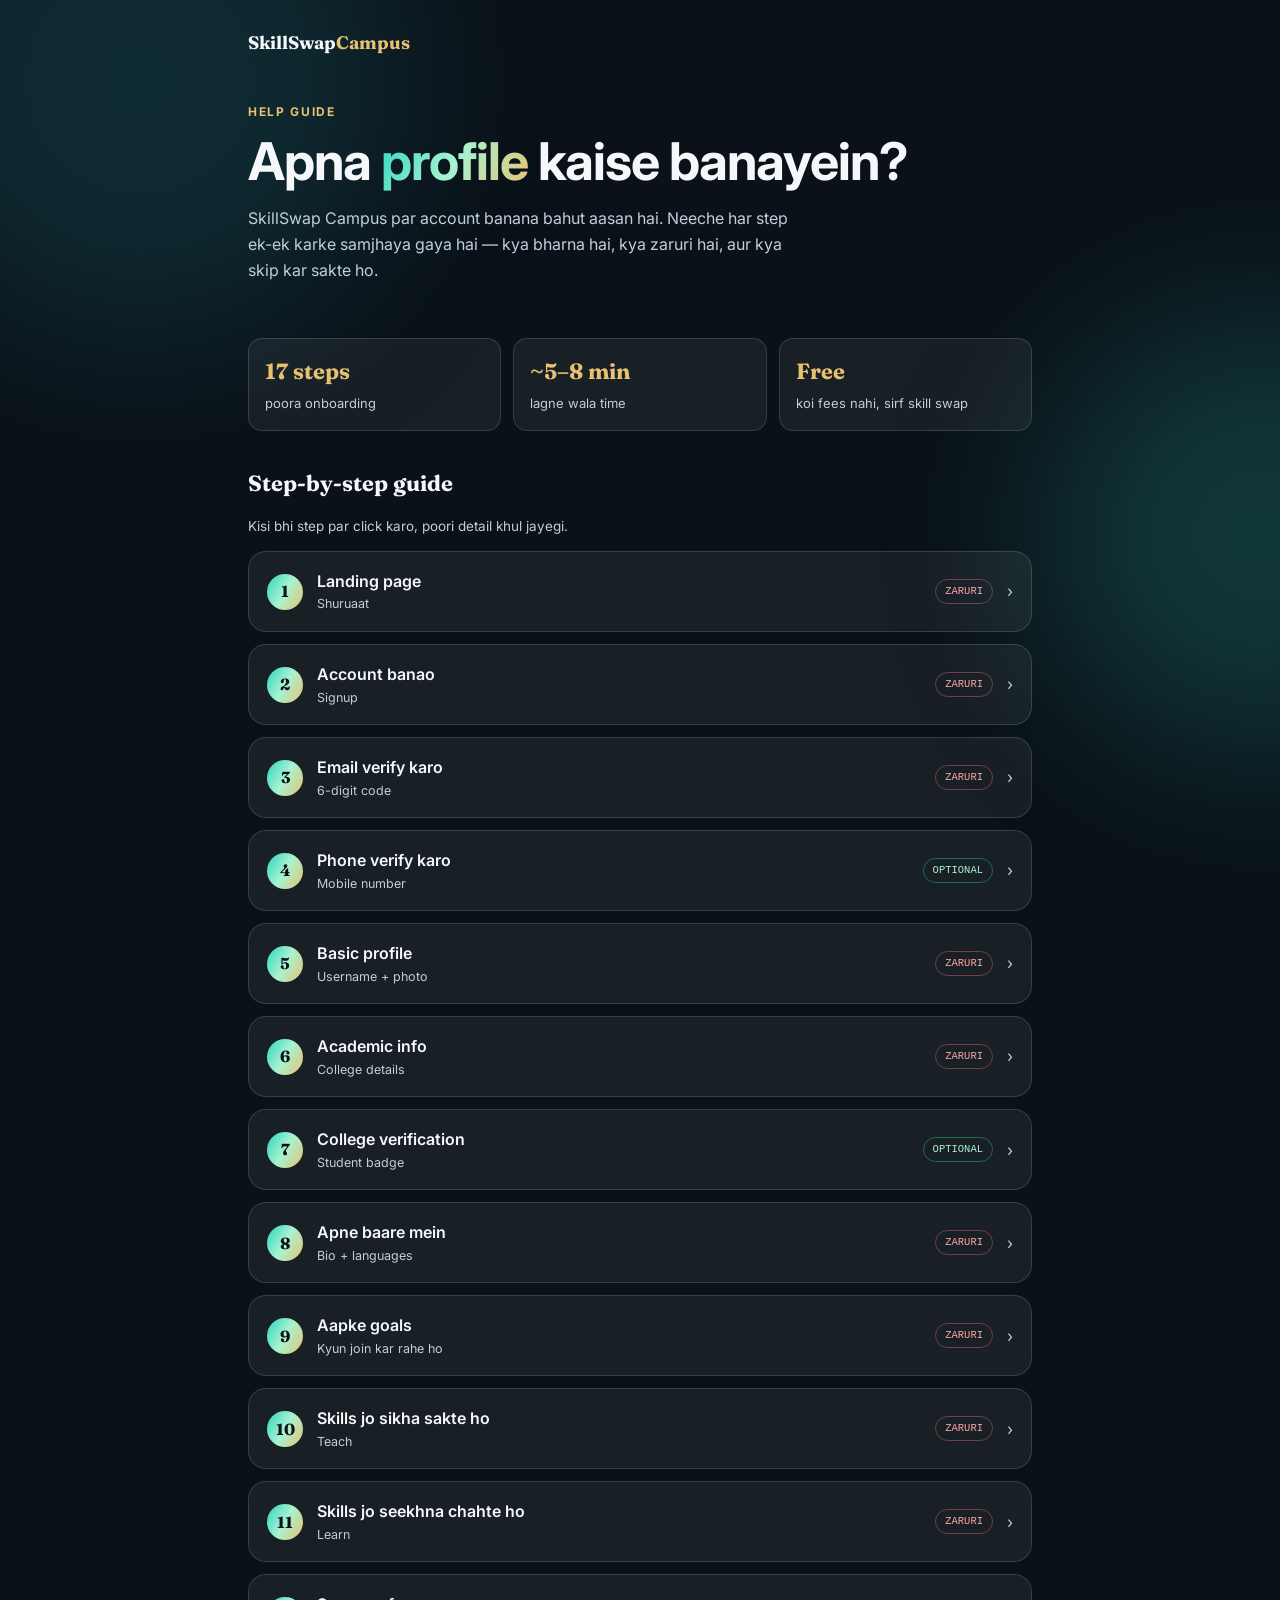
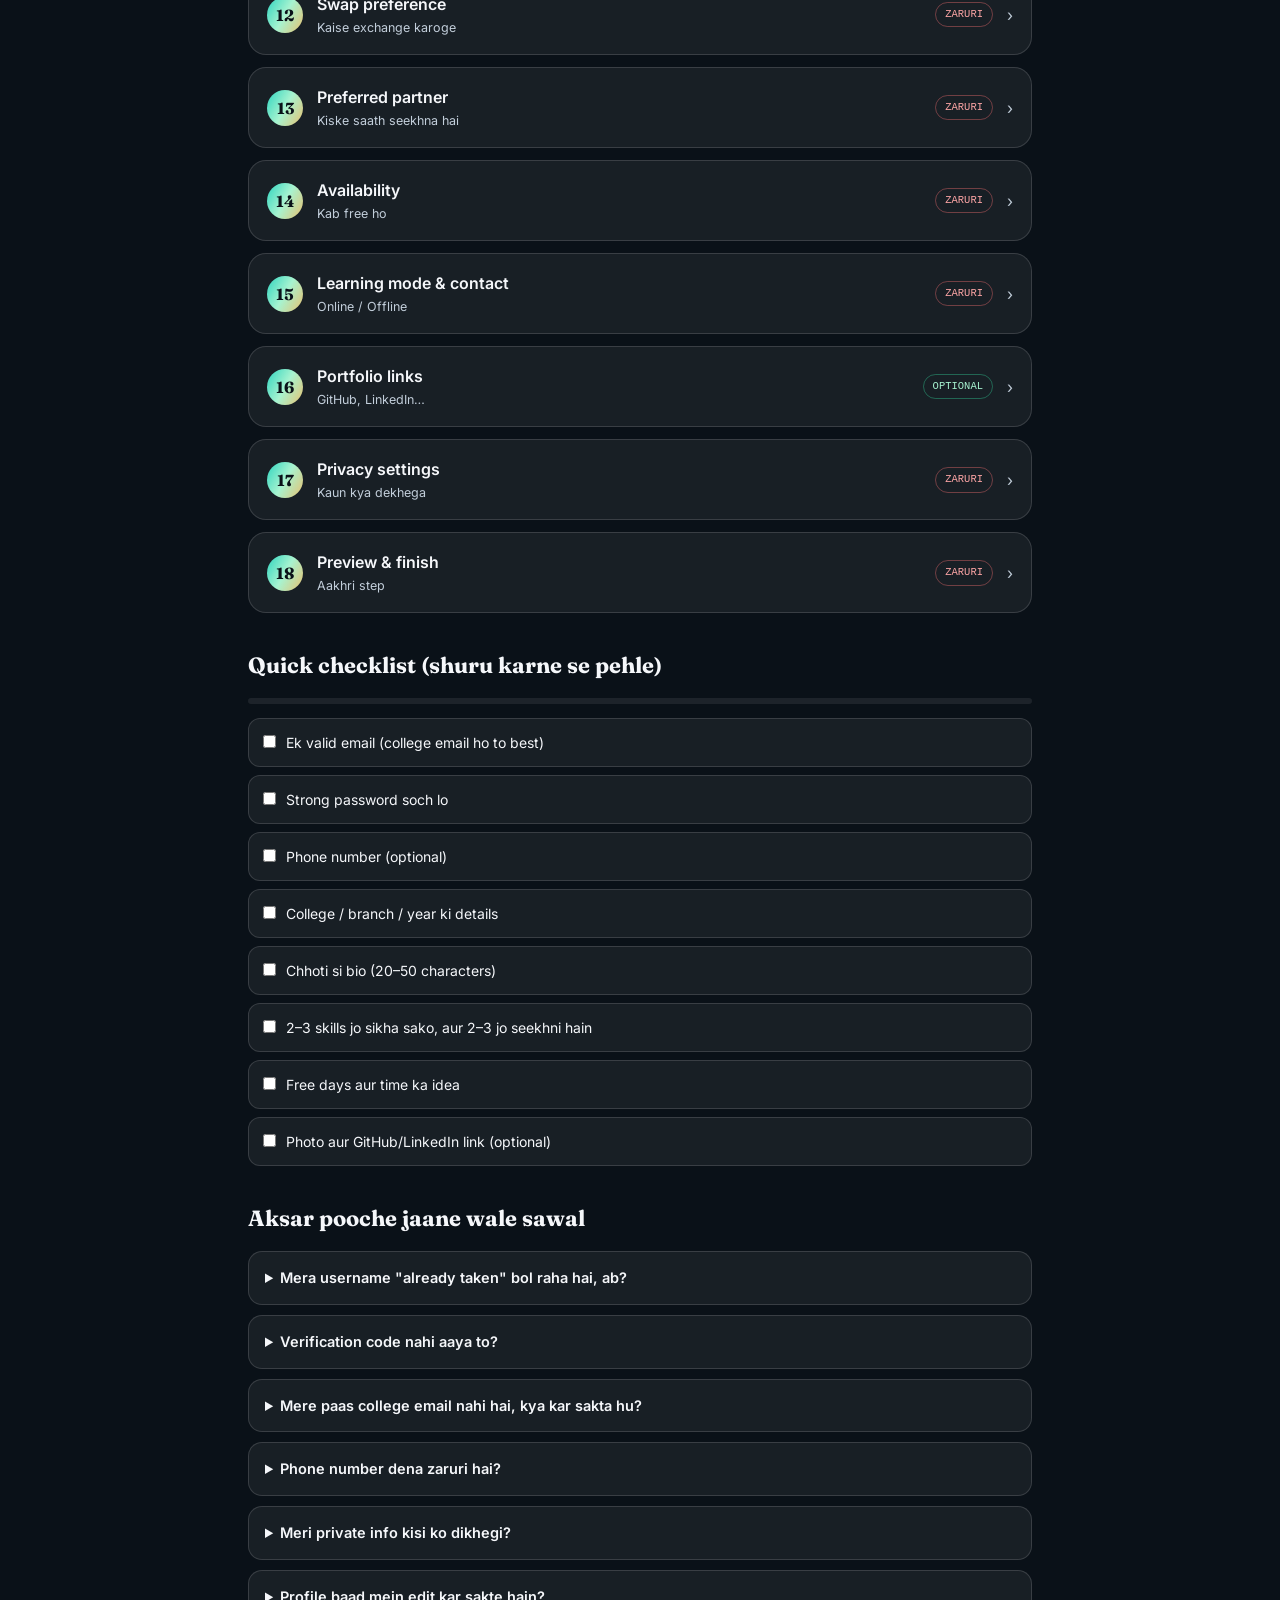
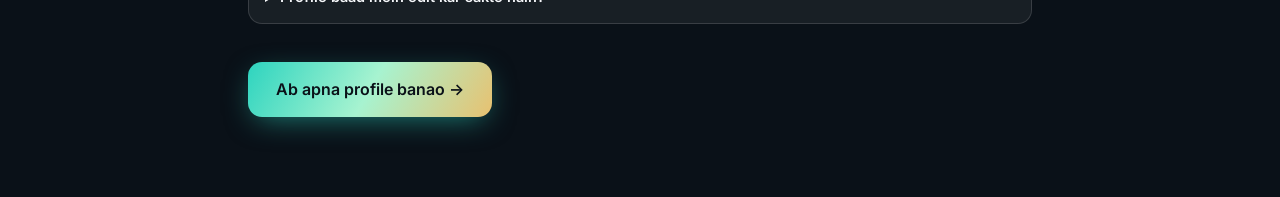
<file: profileguide.html>
<!DOCTYPE html>
<html lang="hi">
<head>
<meta charset="UTF-8">
<meta name="viewport" content="width=device-width, initial-scale=1.0">
<title>SkillSwap Campus — Profile kaise banayein</title>
<link href="https://fonts.googleapis.com/css2?family=Fraunces:wght@500;600;700&family=Inter:wght@400;500;600;700&display=swap" rel="stylesheet">
<style>
:root{--bg:#0A1118;--bg-soft:#101B26;--panel:rgba(255,255,255,.06);--bd:rgba(255,255,255,.14);--blue:#2DD4BF;--cyan:#E8C170;--violet:#A7F3D0;--text:#F5F7FA;--muted:#C2CEDA;--dim:#8FA0B2;--good:#A7F3D0;--warn:#E8C170;--grad:linear-gradient(120deg,#2DD4BF,#A7F3D0,#E8C170)}
*{box-sizing:border-box;margin:0;padding:0}
html{scroll-behavior:smooth}
body{font-family:Inter,system-ui,-apple-system,'Segoe UI',sans-serif;color:var(--text);line-height:1.65;min-height:100vh;background:var(--bg);overflow-x:hidden;position:relative;-webkit-font-smoothing:antialiased}
body::before,body::after{content:'';position:fixed;border-radius:50%;filter:blur(90px);z-index:0;pointer-events:none;opacity:.28}
body::before{width:520px;height:520px;background:#1F6F78;top:-180px;left:-120px}
body::after{width:440px;height:440px;background:#2DD4BF;top:35%;right:-200px;opacity:.2}
.wrap{position:relative;z-index:1}
::selection{background:#2DD4BF;color:#0A1118}
::-webkit-scrollbar{width:9px}::-webkit-scrollbar-track{background:var(--bg)}::-webkit-scrollbar-thumb{background:linear-gradient(#1F6F78,#2DD4BF);border-radius:10px}
.wrap{max-width:820px;margin:0 auto;padding:28px 18px 80px}
.brand{font-family:'Fraunces',Georgia,'Times New Roman',serif;font-weight:700;font-size:18px}
.brand span{color:var(--cyan)}
.hero{padding:44px 0 28px}
.tag{font-weight:700;font-size:12px;letter-spacing:.14em;text-transform:uppercase;color:var(--cyan);margin-bottom:12px}
h1{font-weight:700;font-size:clamp(32px,6vw,52px);line-height:1.1;letter-spacing:-.02em;margin-bottom:14px}
h1 em{font-style:normal;background:var(--grad);-webkit-background-clip:text;background-clip:text;color:transparent}
.lead{color:var(--muted);max-width:56ch}
.facts{display:grid;grid-template-columns:repeat(3,1fr);gap:12px;margin:26px 0}
@media(max-width:560px){.facts{grid-template-columns:1fr}}
.fact{background:var(--panel);border:1px solid var(--bd);border-radius:14px;padding:14px 16px}
.fact b{display:block;font-family:'Fraunces',Georgia,'Times New Roman',serif;font-size:22px;color:var(--cyan)}
.fact span{font-size:13px;color:var(--muted)}
h2{font-family:'Fraunces',Georgia,'Times New Roman',serif;font-size:22px;margin:34px 0 14px}
.step{background:var(--panel);border:1px solid var(--bd);border-radius:18px;margin-bottom:12px;overflow:hidden}
.step summary{list-style:none;cursor:pointer;display:flex;align-items:center;gap:14px;padding:16px 18px}
.step summary::-webkit-details-marker{display:none}
.num{width:36px;height:36px;border-radius:50%;background:var(--grad);color:#0A1118;font-weight:700;display:flex;align-items:center;justify-content:center;flex-shrink:0;font-family:'Fraunces',Georgia,'Times New Roman',serif}
.st{flex:1;font-weight:600}
.st small{display:block;font-weight:400;color:var(--muted);font-size:12.5px}
.badge{font-family:monospace;font-size:10.5px;padding:3px 9px;border-radius:99px;border:1px solid;white-space:nowrap}
.req{color:#fca5a5;border-color:rgba(248,113,113,.4)}
.opt{color:var(--good);border-color:rgba(52,211,153,.4)}
.arrow{color:var(--muted);transition:transform .2s}
details[open] .arrow{transform:rotate(90deg)}
.body{padding:0 18px 18px 68px;font-size:14.5px;color:#C2CEDA}
@media(max-width:560px){.body{padding-left:18px}}
.body ul{padding-left:18px;margin:6px 0}
.body li{margin:4px 0}
.note{margin-top:10px;padding:10px 12px;border-radius:10px;background:rgba(232,193,112,.07);border:1px dashed rgba(232,193,112,.35);font-size:13px;color:var(--cyan)}
.warn{background:rgba(251,191,36,.07);border-color:rgba(251,191,36,.35);color:var(--warn)}
code{background:rgba(255,255,255,.08);padding:1px 6px;border-radius:6px;font-size:12.5px}
.check{display:grid;gap:8px}
.check label{display:flex;gap:10px;align-items:flex-start;background:var(--panel);border:1px solid var(--bd);border-radius:12px;padding:12px 14px;cursor:pointer;font-size:14px}
.check input{accent-color:var(--blue);margin-top:4px}
.prog{height:6px;border-radius:99px;background:rgba(255,255,255,.08);overflow:hidden;margin:10px 0 14px}
.prog i{display:block;height:100%;width:0;background:var(--grad);transition:width .3s}
.faq details{background:var(--panel);border:1px solid var(--bd);border-radius:14px;padding:14px 16px;margin-bottom:10px}
.faq summary{cursor:pointer;font-weight:600;font-size:14.5px}
.faq p{margin-top:8px;color:var(--muted);font-size:14px}
.cta{display:inline-block;margin-top:28px;padding:14px 28px;border-radius:14px;background:var(--grad);color:#0A1118;box-shadow:0 8px 30px -8px rgba(45,212,191,.6);font-weight:600;text-decoration:none}
</style>
</head>
<body>
<div class="wrap">
  <div class="brand">SkillSwap<span>Campus</span></div>

  <header class="hero">
    <div class="tag">Help Guide</div>
    <h1>Apna <em>profile</em> kaise banayein?</h1>
    <p class="lead">SkillSwap Campus par account banana bahut aasan hai. Neeche har step ek-ek karke samjhaya gaya hai — kya bharna hai, kya zaruri hai, aur kya skip kar sakte ho.</p>
  </header>

  <div class="facts">
    <div class="fact"><b>17 steps</b><span>poora onboarding</span></div>
    <div class="fact"><b>~5–8 min</b><span>lagne wala time</span></div>
    <div class="fact"><b>Free</b><span>koi fees nahi, sirf skill swap</span></div>
  </div>

  <h2>Step-by-step guide</h2>
  <p style="color:var(--muted);font-size:13.5px;margin-bottom:14px">Kisi bhi step par click karo, poori detail khul jayegi.</p>
  <div id="steps"></div>

  <h2>Quick checklist (shuru karne se pehle)</h2>
  <div class="prog"><i id="bar"></i></div>
  <div class="check" id="check"></div>

  <h2>Aksar pooche jaane wale sawal</h2>
  <div class="faq">
    <details><summary>Mera username "already taken" bol raha hai, ab?</summary><p>Koi dusra username chuno, jaise <code>naam_skill</code> ya <code>naam123</code>. Profile step mein bhi aap username badal sakte ho, wahan turant dikh jata hai ki available hai ya nahi.</p></details>
    <details><summary>Verification code nahi aaya to?</summary><p>30 second ruko, phir <b>Resend Code</b> dabao. Prototype mode mein code screen par hi dikhaya jata hai (asli email/SMS nahi jata).</p></details>
    <details><summary>Mere paas college email nahi hai, kya kar sakta hu?</summary><p>Koi dikkat nahi. Step 7 par college ID number daal do (manual review ke liye) ya "Verify later" dabao. Baad mein college email se verify kar sakte ho.</p></details>
    <details><summary>Phone number dena zaruri hai?</summary><p>Nahi, ye optional hai. "Skip for now" dabao. Lekin verified phone se trust badhta hai aur fake accounts kam hote hain.</p></details>
    <details><summary>Meri private info kisi ko dikhegi?</summary><p>Nahi. Email default mein hidden rehta hai, aur Step 17 mein aap decide karte ho ki profile Public, Campus Only ya Private rahe. Ghar ka address kabhi nahi manga jata.</p></details>
    <details><summary>Profile baad mein edit kar sakte hain?</summary><p>Haan. Preview page par har section ke saamne <b>Edit</b> button hota hai, aur baad mein bhi settings se badal sakte ho.</p></details>
  </div>

  <a class="cta" href="#" onclick="window.scrollTo({top:0,behavior:'smooth'});return false">Ab apna profile banao →</a>
</div>

<script>
const R='<span class="badge req">ZARURI</span>',O='<span class="badge opt">OPTIONAL</span>';
const steps=[
["Landing page","Shuruaat",R,`<p><b>Create your profile →</b> button par click karo. Isse signup form khulega.</p>`],
["Account banao","Signup",R,`<ul><li><b>Full name</b> — apna poora naam</li><li><b>Username</b> — unique hona chahiye (<code>rahul</code>, <code>priya</code>, <code>admin</code>, <code>test</code>, <code>skillswap</code> pehle se liye hue hain)</li><li><b>Email</b> — sahi format mein, jaise <code>you@college.edu</code></li><li><b>Password</b> — 8+ characters, 1 capital, 1 small letter, 1 number, 1 special character (<code>@ # $ !</code>)</li><li><b>Confirm password</b> — wahi password dobara</li><li><b>Terms &amp; Privacy Policy</b> dono par tick lagao</li></ul><div class="note">Password strength meter green hone tak badhao — "Strong" hona chahiye.</div>`],
["Email verify karo","6-digit code",R,`<p>Aapke email par 6 digit ka code jata hai. Sabhi 6 boxes mein code daalo aur <b>Verify Email</b> dabao.</p><ul><li>Galat code par error aayega, dobara try karo</li><li>30 second baad <b>Resend Code</b> milta hai</li></ul>`],
["Phone verify karo","Mobile number",O,`<p>Number daalo (jaise <code>+91 98765 43210</code>), <b>Send Code</b> dabao, phir 6 digit code daalo. Nahi karna to <b>Skip for now</b>.</p><div class="note">Verified phone se aapko "Phone Verified" badge milta hai aur trust score badhta hai.</div>`],
["Basic profile","Username + photo",R,`<ul><li>Username check karo — "✓ Available" dikhna chahiye</li><li><b>Profile photo</b> upload karo (optional, par photo wale profile ko zyada requests milte hain)</li></ul>`],
["Academic info","College details",R,`<ul><li><b>College / University</b> — jaise IIT Patna</li><li><b>Course / Degree</b> — B.Tech, BCA, MBA, etc.</li><li><b>Branch</b> — jaise Computer Science (optional)</li><li><b>Current year</b> — 1st Year, 2nd Year…</li><li><b>Semester</b> — optional</li><li><b>Graduation year</b></li><li><b>Campus / City</b> — nearby students se match karne ke liye</li></ul>`],
["College verification","Student badge",O,`<p>Agar aapka email <code>.edu</code>, <code>.ac.in</code> ya <code>.edu.in</code> par khatam hota hai to <b>Verified Student</b> badge turant mil jata hai.</p><ul><li>Otherwise college ID number daalo (manual review)</li><li>Ya <b>Verify later</b> dabao</li></ul>`],
["Apne baare mein","Bio + languages",R,`<ul><li><b>Bio</b> — chhoti aur honest, <b>20 se 50 characters</b> ke beech</li><li><b>Languages</b> — English, Hindi, Tamil, etc. (jitni aati hain sab chuno)</li></ul><div class="note warn">Bio 50 characters se zyada hui to aage nahi badh paoge. Example: <code>CSE student, love web dev &amp; design</code></div>`],
["Aapke goals","Kyun join kar rahe ho",R,`<p>Kam se kam ek chuno: Learn new skills, Teach my skills, Find project partners, Build portfolio, Meet other students, Prepare for career, Academic help.</p>`],
["Skills jo sikha sakte ho","Teach",R,`<ul><li>Kam se kam <b>1 skill</b> chuno (Web Dev, Python, Photoshop, Public Speaking…)</li><li>Search box se dhundo ya <b>custom skill</b> add karo</li><li>Har skill ka level set karo: <b>Beginner / Intermediate / Advanced / Expert</b></li></ul>`],
["Skills jo seekhna chahte ho","Learn",R,`<ul><li>Kam se kam <b>1 skill</b> chuno</li><li>Level: <b>Beginner / Basic / Intermediate</b></li><li>"Kyun seekhna hai?" optional hai</li></ul><div class="note">Swap tabhi hota hai jab aapki teach skill kisi ki learn skill se match kare, aur ulta bhi.</div>`],
["Swap preference","Kaise exchange karoge",R,`<ul><li><b>Skill for Skill</b> (recommended) — skill ke badle skill</li><li><b>Teach Only</b> — sirf sikhana</li><li><b>Learn Only</b> — sirf seekhna</li><li><b>Open to Everything</b> — flexible</li></ul>`],
["Preferred partner","Kiske saath seekhna hai",R,`<ul><li>College: <b>Same college</b> ya <b>Any college</b></li><li>Course: <b>Same course</b> ya <b>Any course</b></li></ul>`],
["Availability","Kab free ho",R,`<ul><li>Kam se kam <b>1 din</b> chuno (Mon–Sun)</li><li>Time: Morning / Afternoon / Evening / Night ya <b>Custom time</b></li><li>Session duration: 30 min, 45 min, 1 hour ya 2 hours</li></ul>`],
["Learning mode &amp; contact","Online / Offline",R,`<ul><li><b>Online</b>, <b>Offline</b> ya <b>Both</b> (kam se kam ek)</li><li>Offline chuna to meeting spot daalo, jaise Central Library</li><li>Communication: Chat, Voice Call, Video Call, In-person (kam se kam ek)</li></ul>`],
["Portfolio links","GitHub, LinkedIn…",O,`<p>GitHub, LinkedIn, Portfolio site, Behance. Link <code>https://</code> se shuru hona chahiye. Nahi hai to <b>Skip this step</b>.</p>`],
["Privacy settings","Kaun kya dekhega",R,`<ul><li>Visibility: <b>Public</b> / <b>Campus Only</b> / <b>Private</b></li><li>Toggles: email dikhana, links dikhana, availability dikhana</li></ul><div class="note">Email default mein hidden hai — aapka inbox safe rehta hai.</div>`],
["Preview &amp; finish","Aakhri step",R,`<p>Aapka profile waise hi dikhega jaise dusre students dekhenge. Kuch galat lage to kisi bhi section ka <b>Edit</b> dabao. Sab sahi ho to <b>Complete My Profile 🎉</b> dabao.</p><p style="margin-top:8px">Uske baad aap <b>Dashboard</b> par pahunchoge jahan recommended skill partners aur match % dikhte hain. 🔥 <i>Perfect SkillSwap match</i> ka matlab hai dono ek-dusre ki skill seekh sakte hain.</p>`]
];
document.getElementById('steps').innerHTML=steps.map((s,i)=>`<details class="step"><summary><div class="num">${i+1}</div><div class="st">${s[0]}<small>${s[1]}</small></div>${s[2]}<span class="arrow">›</span></summary><div class="body">${s[3]}</div></details>`).join('');

const items=["Ek valid email (college email ho to best)","Strong password soch lo","Phone number (optional)","College / branch / year ki details","Chhoti si bio (20–50 characters)","2–3 skills jo sikha sako, aur 2–3 jo seekhni hain","Free days aur time ka idea","Photo aur GitHub/LinkedIn link (optional)"];
const c=document.getElementById('check'),bar=document.getElementById('bar');
c.innerHTML=items.map((t,i)=>`<label><input type="checkbox" data-i="${i}"><span>${t}</span></label>`).join('');
c.addEventListener('change',()=>{const n=c.querySelectorAll('input:checked').length;bar.style.width=(n/items.length*100)+'%'});
</script>
</body>
</html>
</file>
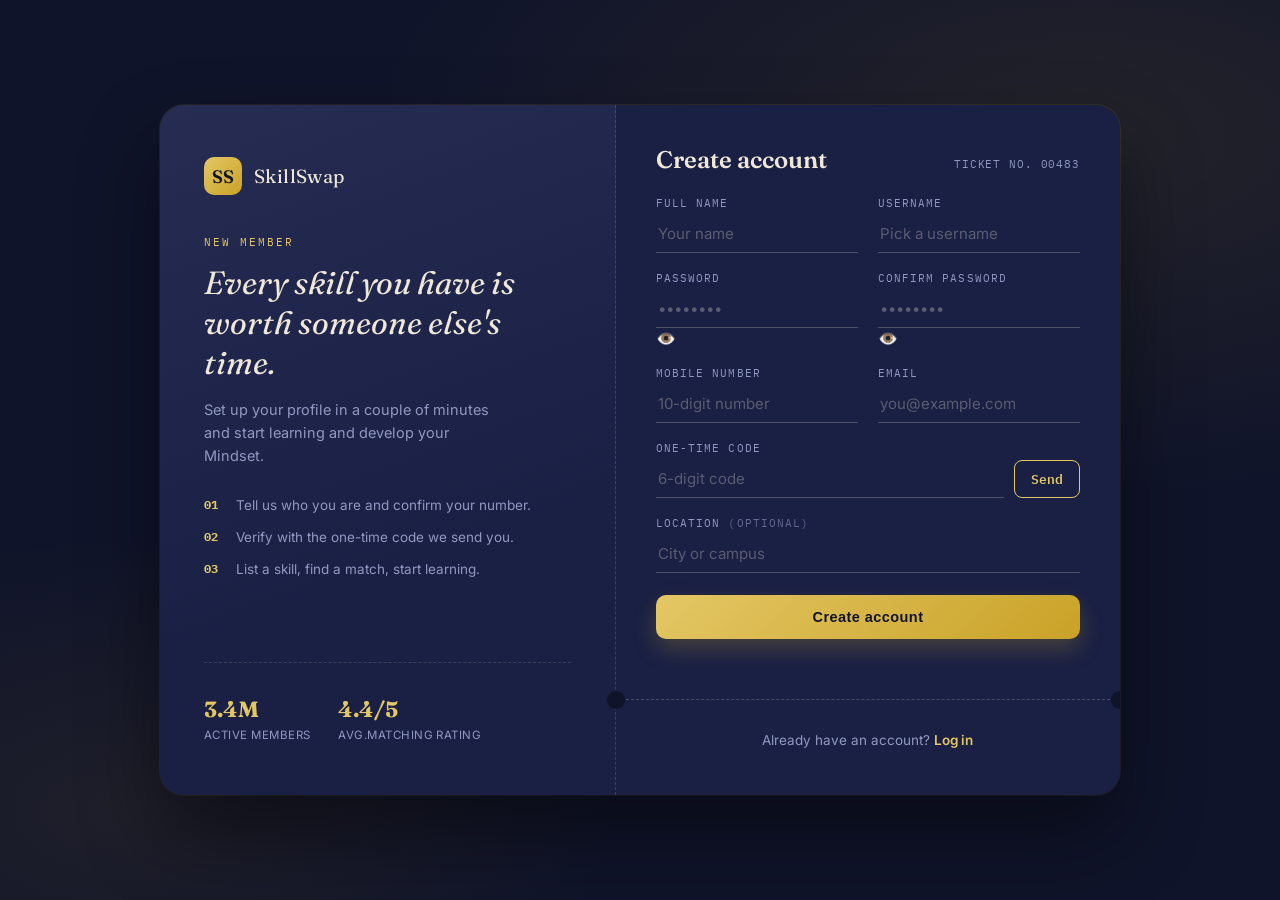
<file: signup.html>
<!DOCTYPE html>
<html lang="en">
<head>
<meta charset="UTF-8">
<meta name="viewport" content="width=device-width, initial-scale=1.0">
<title>SkillSwap — Create account</title>
<link rel="preconnect" href="https://fonts.googleapis.com">
<link rel="preconnect" href="https://fonts.gstatic.com" crossorigin>
<link href="https://fonts.googleapis.com/css2?family=Fraunces:ital,opsz,wght@0,9..144,400;0,9..144,600;1,9..144,500&family=Inter:wght@400;500;600&family=IBM+Plex+Mono:wght@400;500&display=swap" rel="stylesheet">
<style>
  :root{
    --ink-900:#10142A;
    --ink-800:#1A2044;
    --ink-700:#262C52;
    --brass:#C9A227;
    --brass-light:#E4C765;
    --paper:#EFE7D8;
    --muted:#9198C2;
    --success:#4FA972;
    --error:#D1503A;
  }

  *{box-sizing:border-box;}

  body{
    margin:0;
    min-height:100vh;
    background:
      radial-gradient(1200px 600px at 85% 15%, rgba(201,162,39,0.10), transparent 60%),
      radial-gradient(900px 500px at 10% 90%, rgba(201,162,39,0.08), transparent 55%),
      var(--ink-900);
    font-family:'Inter', sans-serif;
    display:flex;
    align-items:center;
    justify-content:center;
    padding:32px;
    color:var(--paper);
  }

  .shell{
    width:100%;
    max-width:960px;
    display:grid;
    grid-template-columns:0.95fr 1.05fr;
    background:var(--ink-800);
    border-radius:24px;
    overflow:hidden;
    box-shadow:0 40px 80px rgba(0,0,0,0.45), 0 0 0 1px rgba(201,162,39,0.12);
  }

  /* ---------- Brand panel ---------- */
  .brand{
    position:relative;
    padding:52px 44px;
    display:flex;
    flex-direction:column;
    justify-content:space-between;
    background:linear-gradient(160deg, var(--ink-700) 0%, var(--ink-800) 65%);
    border-right:1px dashed rgba(201,162,39,0.25);
  }
  .mark{display:flex; align-items:center; gap:12px;}
  .mark-glyph{
    width:38px;height:38px;
    border-radius:10px;
    background:linear-gradient(135deg, var(--brass-light), var(--brass));
    display:flex;align-items:center;justify-content:center;
    font-family:'Fraunces', serif;
    font-weight:600;
    color:var(--ink-900);
    font-size:18px;
  }
  .mark-name{font-family:'Fraunces', serif; font-size:19px; letter-spacing:0.02em;}

  .headline{margin-top:40px;}
  .eyebrow{
    font-family:'IBM Plex Mono', monospace;
    font-size:11px;
    letter-spacing:0.18em;
    text-transform:uppercase;
    color:var(--brass-light);
    margin-bottom:14px;
  }
  h1{
    font-family:'Fraunces', serif;
    font-weight:400;
    font-style:italic;
    font-size:32px;
    line-height:1.25;
    margin:0 0 14px;
  }
  .sub{color:var(--muted); font-size:14.5px; line-height:1.6; max-width:32ch;}

  .how-list{
    margin-top:30px;
    display:flex;
    flex-direction:column;
    gap:16px;
  }
  .how-item{
    display:flex;
    gap:12px;
    align-items:flex-start;
    font-size:13.5px;
    color:var(--muted);
  }
  .how-item b{
    font-family:'IBM Plex Mono', monospace;
    color:var(--brass-light);
    font-size:12px;
    min-width:20px;
  }

  .stat-row{
    display:flex;
    gap:28px;
    margin-top:auto;
    padding-top:32px;
    border-top:1px dashed rgba(239,231,216,0.15);
  }
  .stat b{display:block; font-family:'Fraunces', serif; font-size:22px; color:var(--brass-light);}
  .stat span{font-size:11.5px; color:var(--muted); letter-spacing:0.04em;}

  /* ---------- Ticket / form panel ---------- */
  .ticket-wrap{
    padding:40px 40px 34px;
    display:flex;
    flex-direction:column;
    justify-content:center;
  }
  .ticket-head{
    display:flex;
    justify-content:space-between;
    align-items:baseline;
    margin-bottom:22px;
  }
  .ticket-head h2{
    font-family:'Fraunces', serif;
    font-weight:600;
    font-size:24px;
    margin:0;
  }
  .ticket-no{
    font-family:'IBM Plex Mono', monospace;
    font-size:11px;
    color:var(--muted);
    letter-spacing:0.08em;
  }

  form{display:flex; flex-direction:column; gap:18px;}

  .field label{
    display:block;
    font-size:10.5px;
    letter-spacing:0.1em;
    text-transform:uppercase;
    color:var(--muted);
    margin-bottom:7px;
    font-family:'IBM Plex Mono', monospace;
  }
  .field input{
    width:100%;
    background:transparent;
    border:none;
    border-bottom:1.5px solid rgba(239,231,216,0.25);
    padding:7px 2px 9px;
    font-size:15px;
    color:var(--paper);
    font-family:'Inter', sans-serif;
    outline:none;
    transition:border-color 0.2s ease;
  }
  .field input::placeholder{color:rgba(239,231,216,0.3);}
  .field input:focus{border-bottom-color:var(--brass-light);}
  .field input:focus-visible{
    outline:2px solid var(--brass-light);
    outline-offset:4px;
    border-radius:2px;
  }

  .two-col{
    display:grid;
    grid-template-columns:1fr 1fr;
    gap:16px 20px;
  }

  .otp-row{
    display:flex;
    align-items:flex-end;
    gap:10px;
  }
  .otp-row .field{flex:1;}

  button.ghost{
    flex-shrink:0;
    height:38px;
    padding:0 16px;
    border:1.5px solid var(--brass-light);
    background:transparent;
    color:var(--brass-light);
    border-radius:8px;
    font-size:12.5px;
    font-weight:600;
    font-family:'IBM Plex Mono', monospace;
    cursor:pointer;
    transition:background 0.15s ease, color 0.15s ease;
  }
  button.ghost:hover{background:var(--brass-light); color:var(--ink-900);}
  button.ghost:disabled{
    opacity:0.5;
    cursor:not-allowed;
    background:transparent;
    color:var(--muted);
    border-color:var(--muted);
  }
  button.ghost:focus-visible{outline:2px solid var(--paper); outline-offset:3px;}

  button.cta{
    margin-top:4px;
    width:100%;
    padding:14px;
    border:none;
    border-radius:10px;
    background:linear-gradient(135deg, var(--brass-light), var(--brass));
    color:var(--ink-900);
    font-weight:600;
    font-size:14.5px;
    letter-spacing:0.03em;
    cursor:pointer;
    transition:transform 0.15s ease, box-shadow 0.15s ease, opacity 0.15s ease;
    box-shadow:0 10px 22px rgba(201,162,39,0.25);
  }
  button.cta:hover{transform:translateY(-1px); box-shadow:0 14px 28px rgba(201,162,39,0.35);}
  button.cta:disabled{opacity:0.6; cursor:not-allowed; transform:none;}
  button.cta:focus-visible{outline:2px solid var(--paper); outline-offset:3px;}

  #formMessage{
    min-height:18px;
    text-align:center;
    font-size:13px;
    font-family:'IBM Plex Mono', monospace;
  }

  .stub-divider{
    position:relative;
    margin:24px -40px 18px;
    border-top:1.5px dashed rgba(239,231,216,0.22);
  }
  .stub-divider::before,
  .stub-divider::after{
    content:"";
    position:absolute;
    top:-9px;
    width:18px;height:18px;
    border-radius:50%;
    background:var(--ink-900);
  }
  .stub-divider::before{left:-9px;}
  .stub-divider::after{right:-9px;}

  .stub-note{text-align:center; font-size:13.5px; color:var(--muted);}
  .stub-note a{color:var(--brass-light); font-weight:600; text-decoration:none;}
  .stub-note a:hover{text-decoration:underline;}

  @media (max-width:780px){
    .shell{grid-template-columns:1fr;}
    .brand{border-right:none; border-bottom:1px dashed rgba(201,162,39,0.25); padding:34px 28px;}
    .ticket-wrap{padding:32px 26px;}
    .two-col{grid-template-columns:1fr;}
  }

  /* ---------- Cinematic entrance ---------- */
  body{ perspective:1600px; overflow:hidden; }

  .particles{
    position:fixed;
    inset:0;
    pointer-events:none;
    z-index:0;
    overflow:hidden;
  }
  .particle{
    position:absolute;
    border-radius:50%;
    background:radial-gradient(circle at 30% 30%, var(--brass-light), transparent 70%);
    opacity:0;
    filter:blur(0.5px);
    animation:drift linear infinite, fadeParticle 6s ease-in-out infinite;
  }
  @keyframes drift{
    from{transform:translateY(0);}
    to{transform:translateY(-140px);}
  }
  @keyframes fadeParticle{
    0%, 100%{opacity:0;}
    50%{opacity:0.55;}
  }

  .shell{
    position:relative;
    z-index:1;
    opacity:0;
    transform:translateY(28px) scale(0.97) rotateX(2deg);
    animation:riseIn 0.9s cubic-bezier(.19,1,.22,1) forwards;
    animation-delay:0.05s;
    transform-style:preserve-3d;
    will-change:transform;
  }
  @keyframes riseIn{
    to{ opacity:1; transform:translateY(0) scale(1) rotateX(0); }
  }

  .brand > *, .ticket-wrap > *{
    opacity:0;
    animation:fadeUp 0.7s ease forwards;
  }
  .brand .mark{animation-delay:0.35s;}
  .brand .headline{animation-delay:0.5s;}
  .brand .stat-row{animation-delay:0.65s;}
  .ticket-wrap .ticket-head{animation-delay:0.55s;}
  .ticket-wrap form{animation-delay:0.7s;}
  .ticket-wrap .stub-divider{animation-delay:0.85s;}
  .ticket-wrap .stub-note{animation-delay:0.9s;}
  @keyframes fadeUp{
    from{opacity:0; transform:translateY(14px);}
    to{opacity:1; transform:translateY(0);}
  }

  /* button ripple */
  button.cta, button.ghost{position:relative; overflow:hidden;}
  .ripple{
    position:absolute;
    border-radius:50%;
    background:rgba(16,20,42,0.35);
    transform:scale(0);
    animation:rippleOut 0.6s ease-out;
    pointer-events:none;
  }
  @keyframes rippleOut{
    to{ transform:scale(1); opacity:0; }
  }

  /* success flash on the whole ticket */
  .shell.success-flash{
    animation:none;
    opacity:1; transform:none;
    box-shadow:0 40px 80px rgba(0,0,0,0.45), 0 0 0 1px rgba(201,162,39,0.12);
  }
  .shell.success-flash::after{
    content:"";
    position:absolute;
    inset:0;
    border-radius:24px;
    box-shadow:0 0 0 0 rgba(228,199,101,0.6);
    animation:stampPulse 1s ease-out 2;
    pointer-events:none;
  }
  @keyframes stampPulse{
    0%{ box-shadow:0 0 0 0 rgba(228,199,101,0.55); }
    100%{ box-shadow:0 0 0 22px rgba(228,199,101,0); }
  }

  @media (prefers-reduced-motion: reduce){
    .shell{opacity:1; transform:none; animation:none;}
    .brand > *, .ticket-wrap > *{opacity:1; animation:none;}
    .particle{display:none;}
    .shell.success-flash::after{animation:none;}
  }
</style>
</head>
<body>

  <div class="particles" aria-hidden="true">
    <div class="particle" style="left:8%; width:6px; height:6px; animation-duration:11s; animation-delay:0s;"></div>
    <div class="particle" style="left:22%; width:4px; height:4px; animation-duration:9s; animation-delay:1.5s;"></div>
    <div class="particle" style="left:38%; width:8px; height:8px; animation-duration:14s; animation-delay:0.5s;"></div>
    <div class="particle" style="left:58%; width:5px; height:5px; animation-duration:10s; animation-delay:2.5s;"></div>
    <div class="particle" style="left:74%; width:7px; height:7px; animation-duration:12s; animation-delay:1s;"></div>
    <div class="particle" style="left:88%; width:4px; height:4px; animation-duration:8s; animation-delay:3s;"></div>
    <div class="particle" style="left:94%; width:6px; height:6px; animation-duration:13s; animation-delay:2s;"></div>
  </div>

  <div class="shell" id="shell">
    <!-- Brand / story panel -->
    <div class="brand">
      <div class="mark">
        <div class="mark-glyph">SS</div>
        <div class="mark-name">SkillSwap</div>
      </div>

      <div class="headline">
        <div class="eyebrow">New member</div>
        <h1>Every skill you have is worth someone else's time.</h1>
        <p class="sub">Set up your profile in a couple of minutes and start learning and develop your Mindset.</p>

        <div class="how-list">
          <div class="how-item"><b>01</b><span>Tell us who you are and confirm your number.</span></div>
          <div class="how-item"><b>02</b><span>Verify with the one-time code we send you.</span></div>
          <div class="how-item"><b>03</b><span>List a skill, find a match, start learning.</span></div>
        </div>
      </div>

      <div class="stat-row">
        <div class="stat"><b>3.4M</b><span>ACTIVE MEMBERS</span></div>
        <div class="stat"><b>4.4/5</b><span>AVG.MATCHING RATING</span></div>
      </div>
    </div>

    <!-- Ticket / signup panel -->
    <div class="ticket-wrap">
      <div class="ticket-head">
        <h2>Create account</h2>
        <span class="ticket-no">TICKET NO. 00483</span>
      </div>

      <form id="registerForm" novalidate>
        <div class="two-col">
          <div class="field">
            <label for="NAME">Full name</label>
            <input type="text" id="NAME" placeholder="Your name" autocomplete="name" required>
          </div>
          <div class="field">
            <label for="USERNAME">Username</label>
            <input type="text" id="USERNAME" placeholder="Pick a username" autocomplete="username" required>
          </div>
        </div>

        <div class="two-col">
          <div class="field">
            <label for="PASSWORD">Password</label>
             <input type="password" id="PASSWORD" placeholder="••••••••" autocomplete="new-password" required>
              <span onclick="togglePassword('PASSWORD', this)">👁️</span>
        </div>
          <div class="field">
            <label for="CONFIRM_PASSWORD">Confirm password</label>
             <input type="password" id="CONFIRM_PASSWORD" placeholder="••••••••" autocomplete="new-password" required>
              <span onclick="togglePassword('CONFIRM_PASSWORD', this)">👁️</span>
            </div>
        </div>

        <div class="two-col">
          <div class="field">
            <label for="MOBILE">Mobile number</label>
            <input type="tel" id="MOBILE" placeholder="10-digit number" required>
          </div>
          <div class="field">
            <label for="EMAIL">Email</label>
            <input type="email" id="EMAIL" placeholder="you@example.com" autocomplete="email" required>
          </div>
        </div>

        <div class="otp-row">
          <div class="field">
            <label for="OTP">One-time code</label>
            <input type="text" id="OTP" placeholder="6-digit code" inputmode="numeric" required>
          </div>
          <button type="button" id="sendBtn" class="ghost" onclick="sendOTP()">Send</button>
        </div>

        <div class="field">
          <label for="LOCATION">Location <span style="opacity:.6;">(optional)</span></label>
          <input type="text" id="LOCATION" placeholder="City or campus">
        </div>

        <button type="submit" class="cta">Create account</button>
        <div id="formMessage" role="status" aria-live="polite"></div>
      </form>

      <div class="stub-divider"></div>
      <p class="stub-note">Already have an account? <a href="login.html">Log in</a></p>
    </div>
  </div>

  <script src="signup.js"></script>
</body>
</html>
</file>
